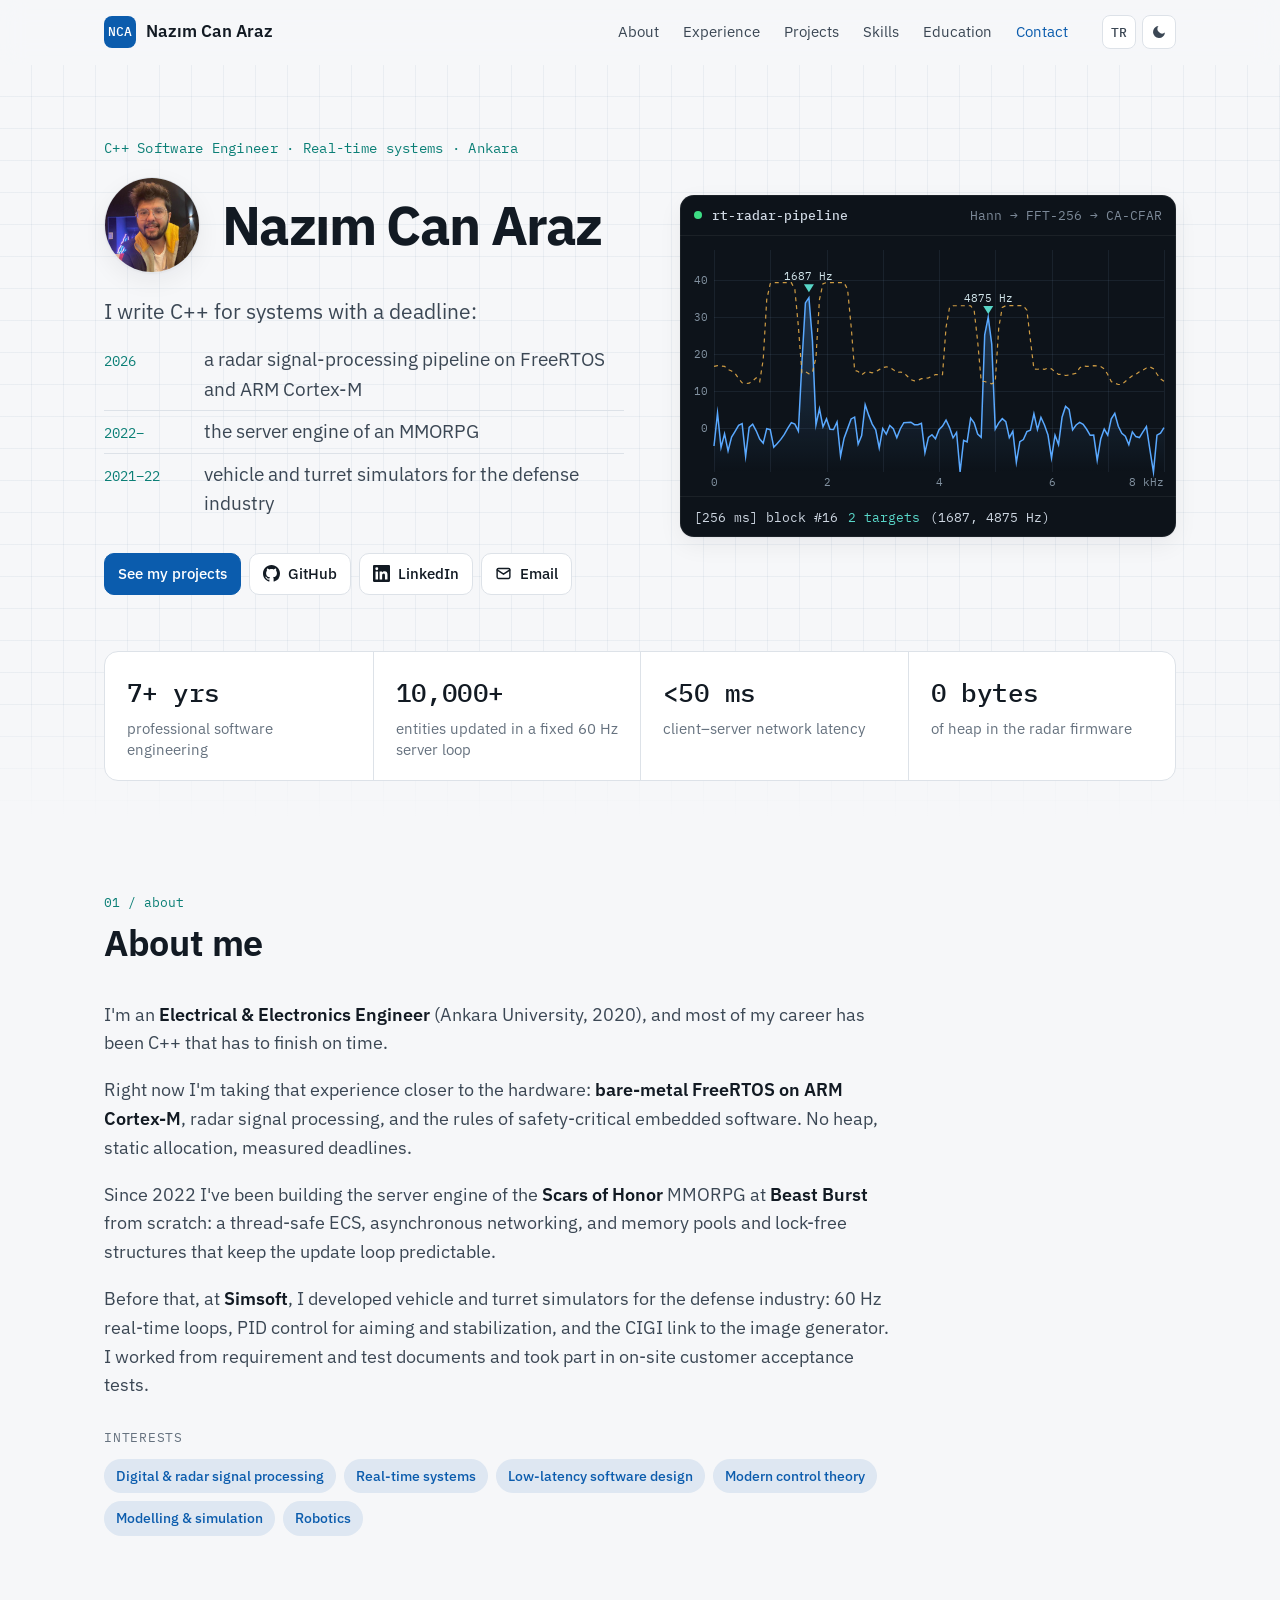
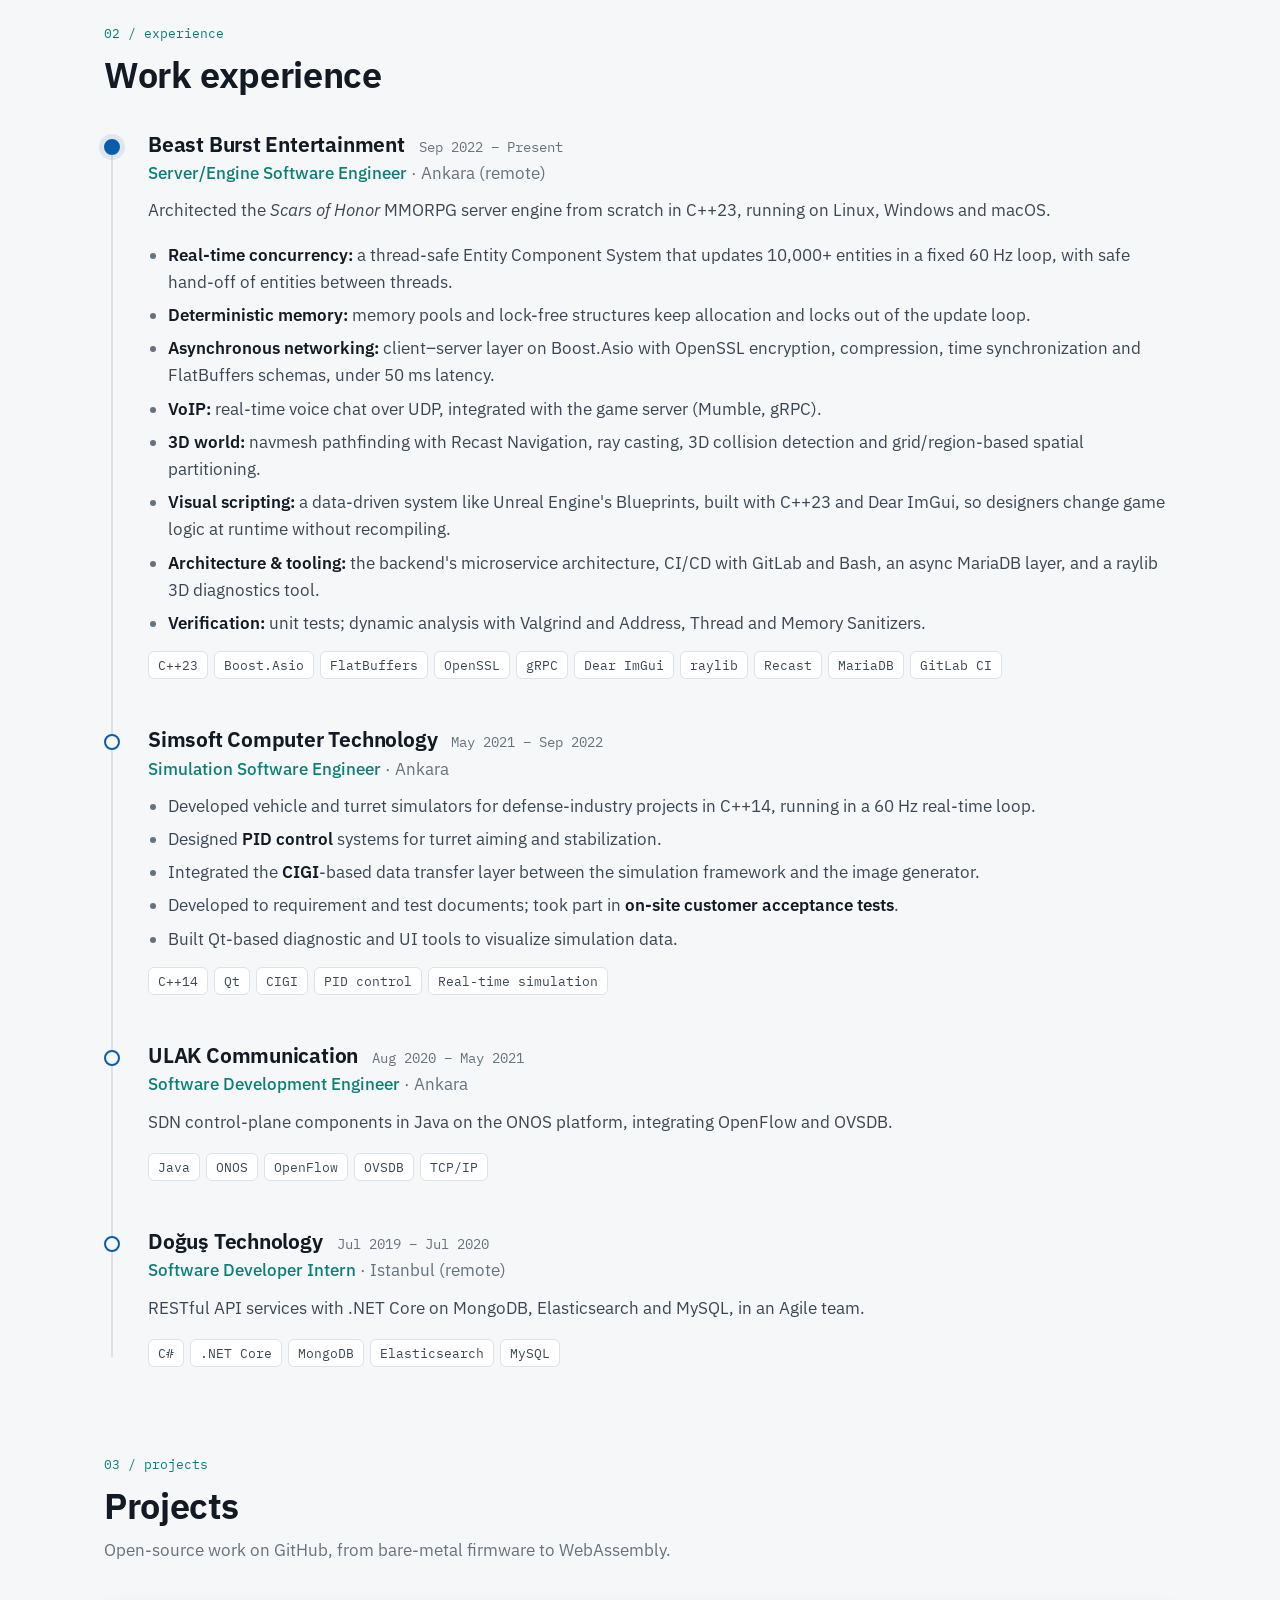
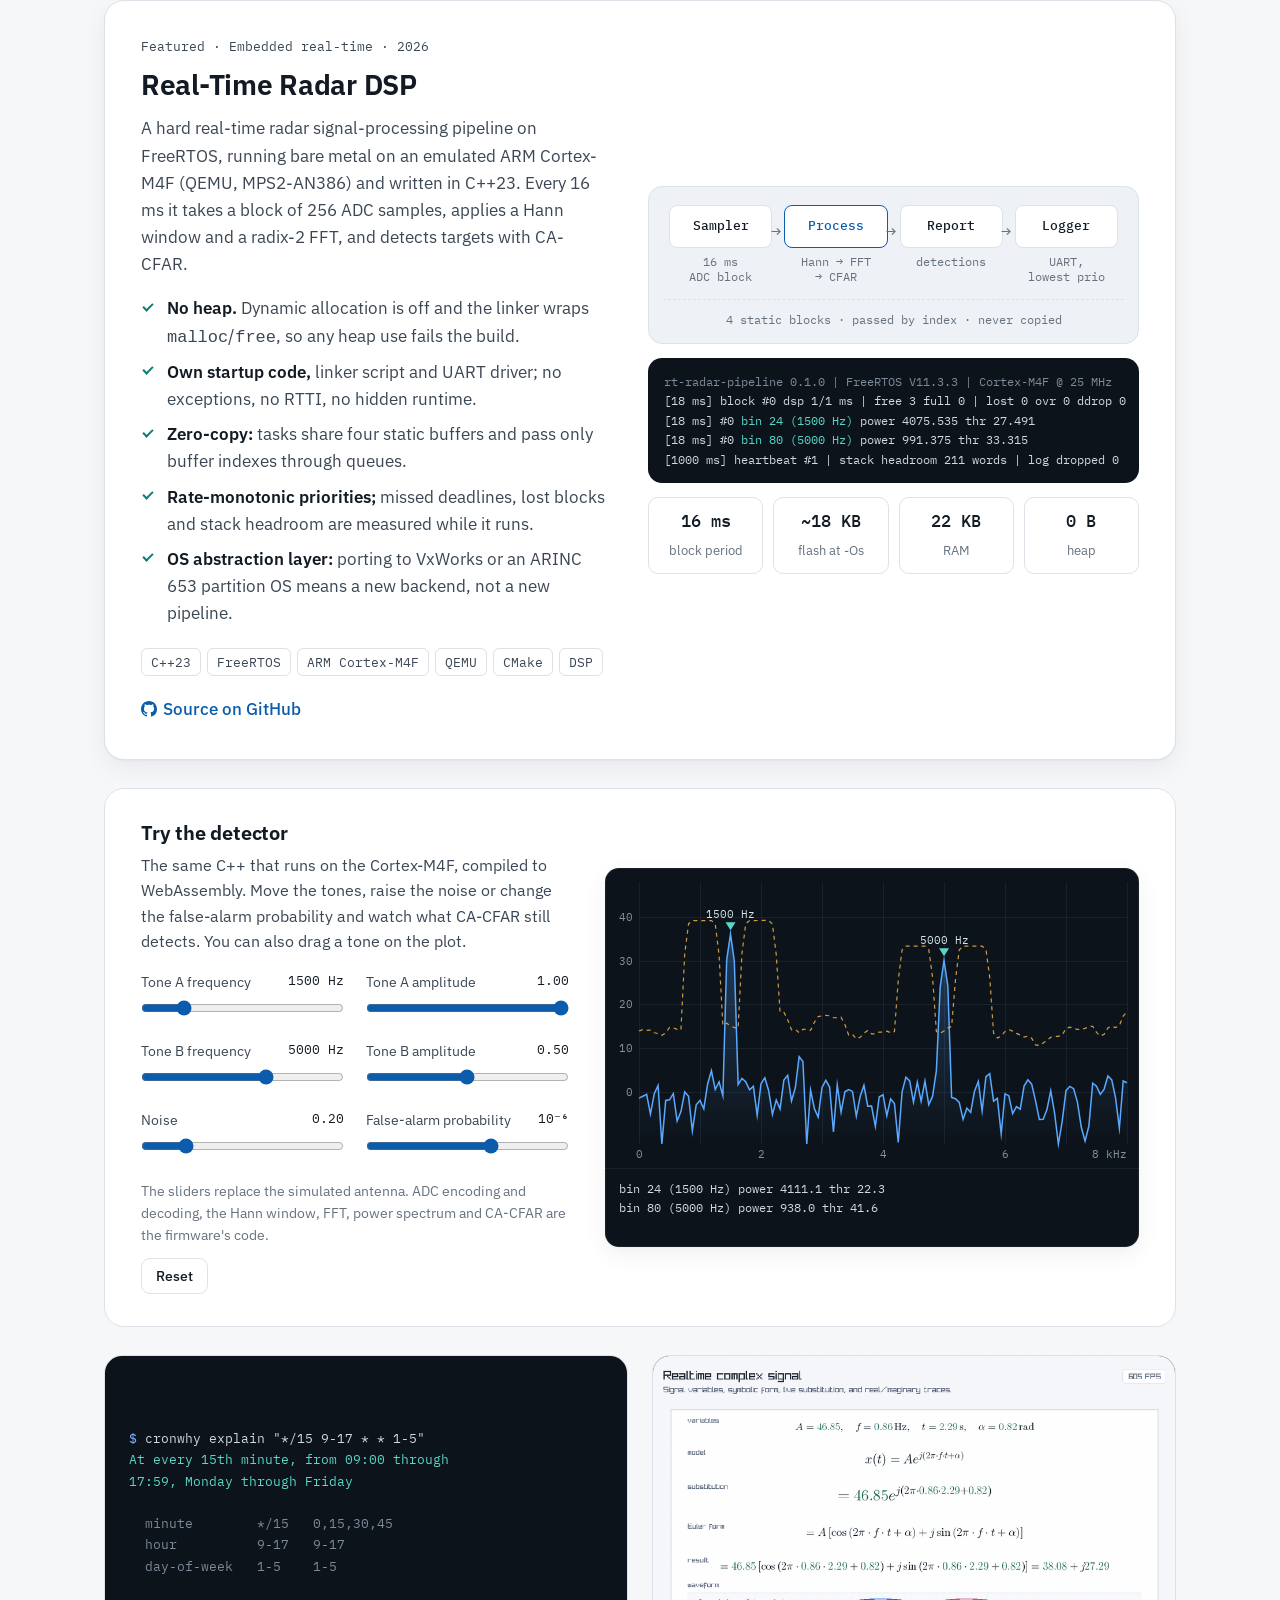
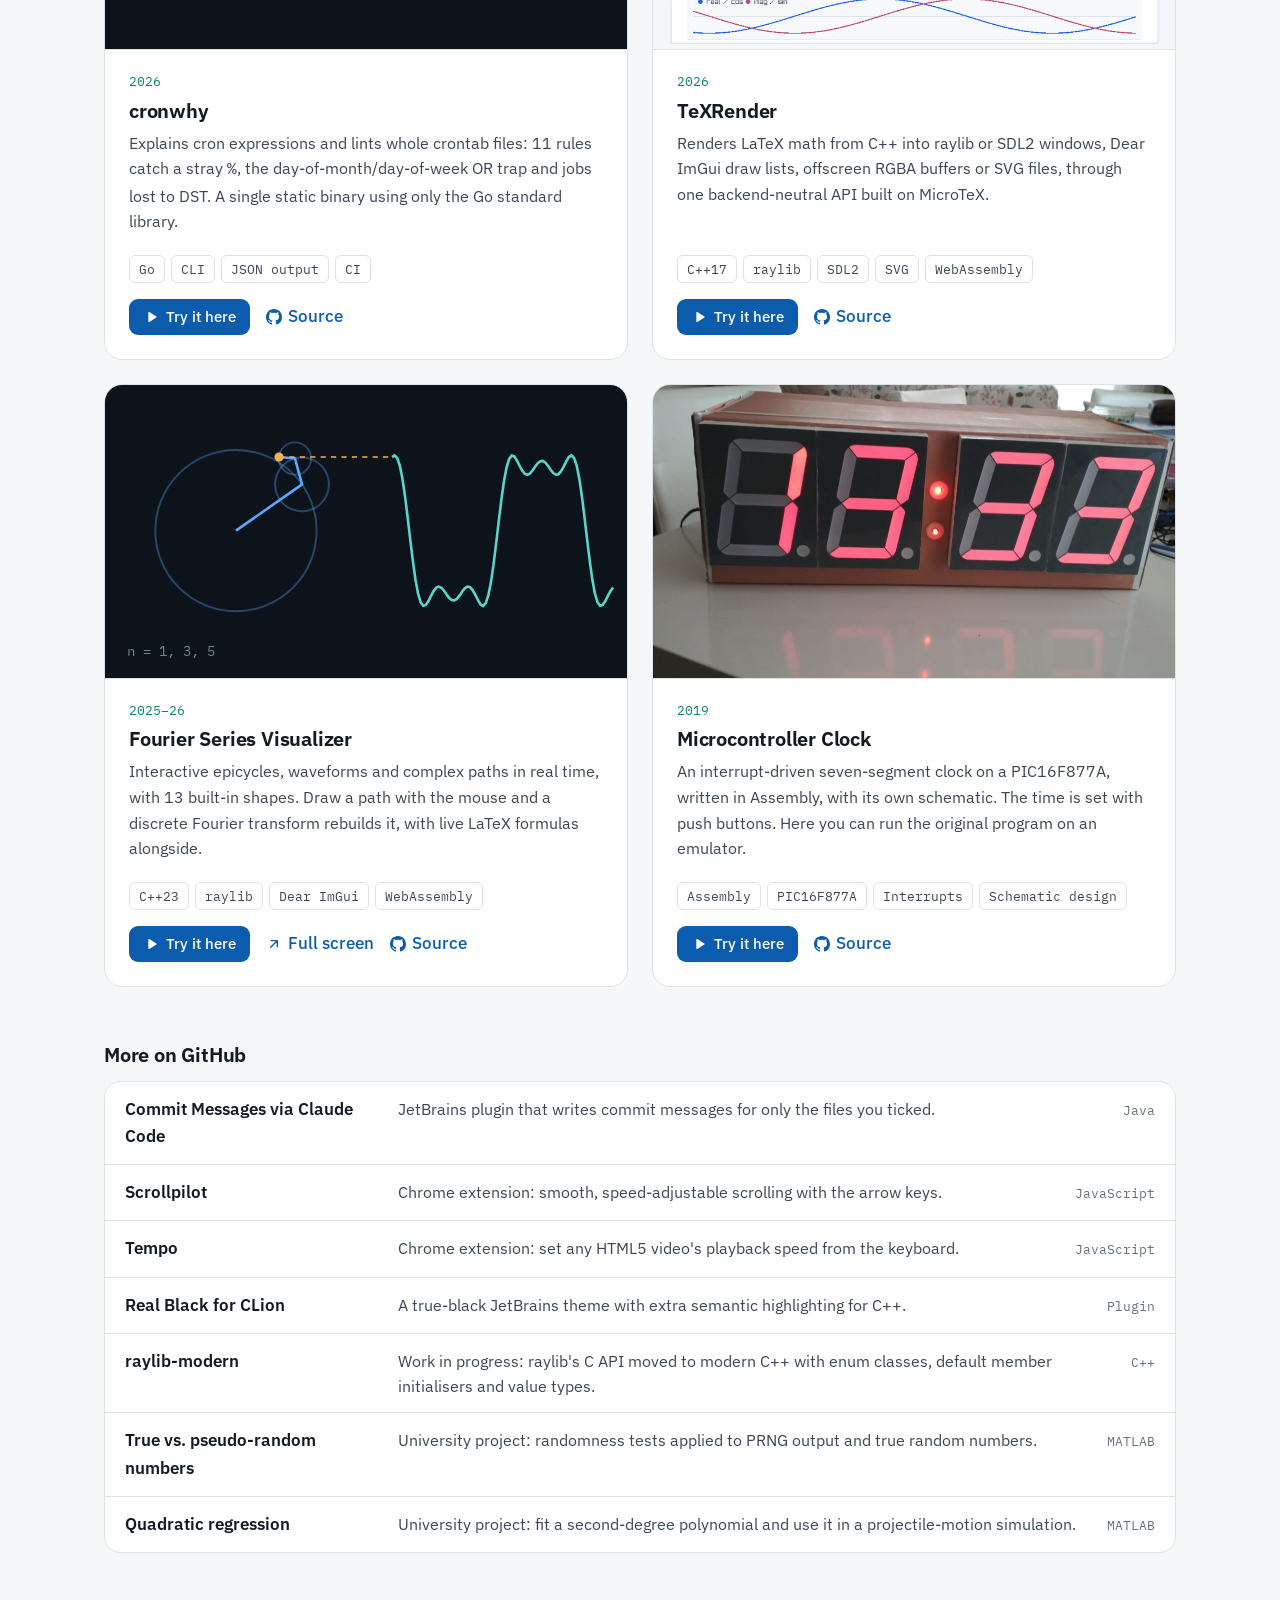
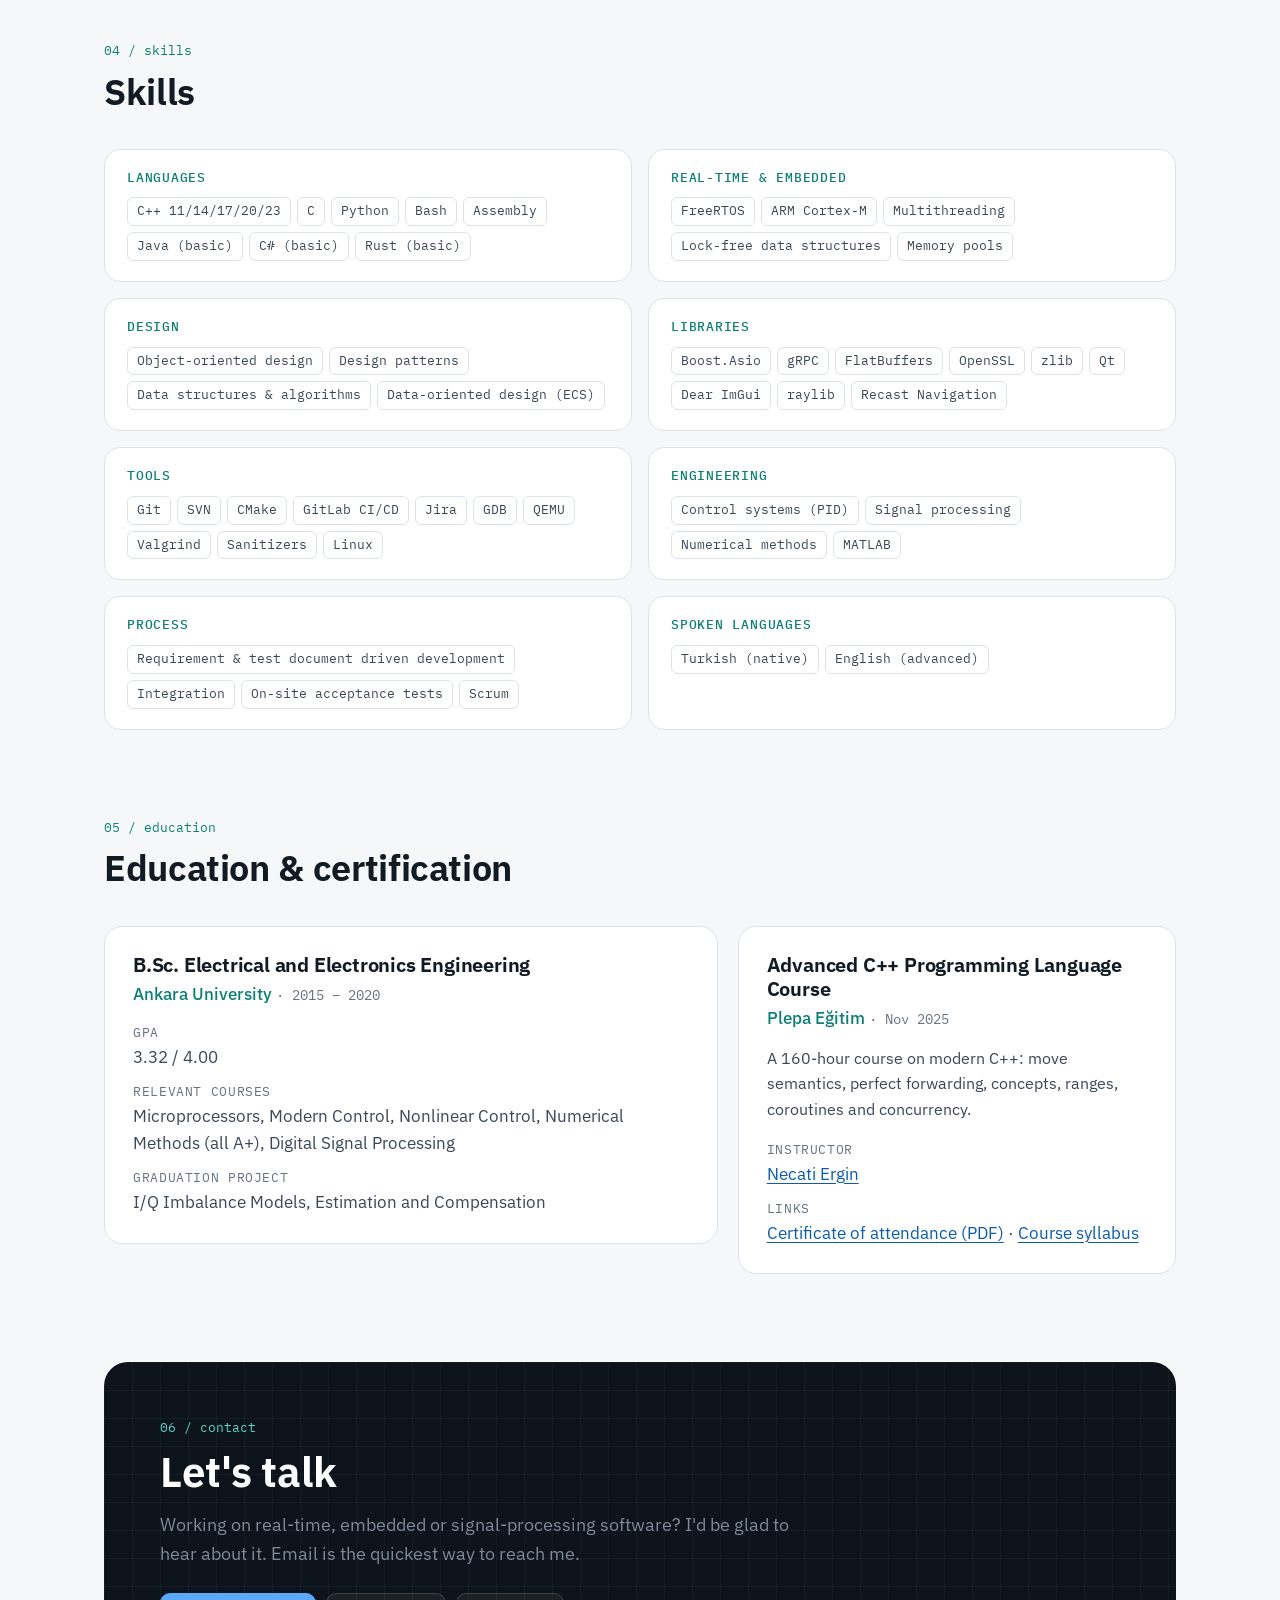
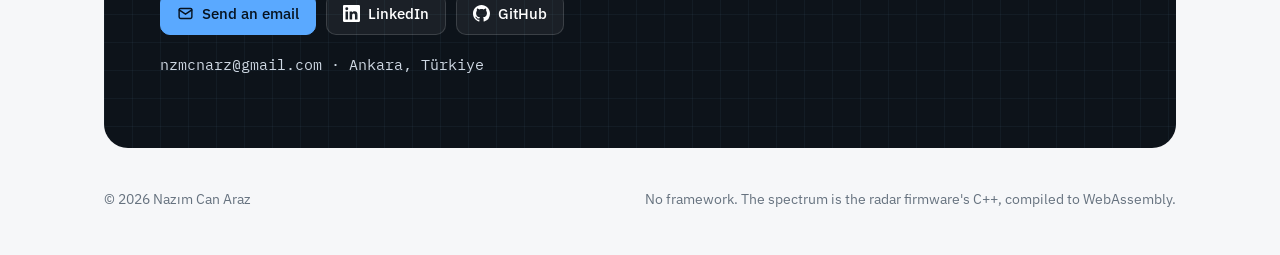
<file: index.html>
<!doctype html>
<html lang="en">
<head>
  <meta charset="utf-8">
  <meta name="viewport" content="width=device-width, initial-scale=1">
  <title>Nazım Can Araz · C++ Software Engineer</title>
  <meta name="description" content="Nazım Can Araz is a C++ software engineer in Ankara building real-time systems: a FreeRTOS radar DSP pipeline on ARM Cortex-M, an MMORPG server engine, and defense-industry simulators.">
  <meta name="author" content="Nazım Can Araz">
  <link rel="canonical" href="https://nazimaraz.github.io/">
  <link rel="alternate" hreflang="en" href="https://nazimaraz.github.io/">
  <link rel="alternate" hreflang="tr" href="https://nazimaraz.github.io/tr/">
  <link rel="alternate" hreflang="x-default" href="https://nazimaraz.github.io/">

  <meta property="og:type" content="profile">
  <meta property="og:url" content="https://nazimaraz.github.io/">
  <meta property="og:title" content="Nazım Can Araz · C++ Software Engineer">
  <meta property="og:description" content="Real-time C++ systems: a FreeRTOS radar DSP pipeline on ARM Cortex-M, an MMORPG server engine, and defense-industry simulators.">
  <meta property="og:image" content="https://nazimaraz.github.io/assets/img/og.png">
  <meta property="og:image:width" content="1200">
  <meta property="og:image:height" content="630">
  <meta property="og:locale" content="en_US">
  <meta property="og:locale:alternate" content="tr_TR">
  <meta name="twitter:card" content="summary_large_image">

  <link rel="icon" href="/favicon.svg" type="image/svg+xml">
  <meta name="theme-color" content="#0a0e13" media="(prefers-color-scheme: dark)">
  <meta name="theme-color" content="#f6f7f9" media="(prefers-color-scheme: light)">

  <script>
    try { var t = localStorage.getItem("theme"); if (t === "dark" || t === "light") document.documentElement.dataset.theme = t; } catch (e) {}
  </script>
  <link rel="preconnect" href="https://fonts.googleapis.com">
  <link rel="preconnect" href="https://fonts.gstatic.com" crossorigin>
  <link rel="stylesheet" href="https://fonts.googleapis.com/css2?family=IBM+Plex+Mono:wght@400;500&family=IBM+Plex+Sans:wght@400;500;600;700&display=swap">
  <link rel="stylesheet" href="/assets/css/style.css">
  <script type="module" src="/assets/js/main.js"></script>

  <script type="application/ld+json">
  {
    "@context": "https://schema.org",
    "@type": "Person",
    "name": "Nazım Can Araz",
    "url": "https://nazimaraz.github.io/",
    "image": "https://nazimaraz.github.io/assets/img/avatar.jpg",
    "jobTitle": "C++ Software Engineer",
    "address": { "@type": "PostalAddress", "addressLocality": "Ankara", "addressCountry": "TR" },
    "alumniOf": { "@type": "CollegeOrUniversity", "name": "Ankara University" },
    "knowsAbout": ["C++", "Real-time systems", "FreeRTOS", "ARM Cortex-M", "Digital signal processing", "Network programming"],
    "sameAs": ["https://github.com/nazimaraz", "https://www.linkedin.com/in/nazimcanaraz/"]
  }
  </script>
</head>
<body>
  <svg width="0" height="0" style="position:absolute" aria-hidden="true">
    <symbol id="i-github" viewBox="0 0 16 16"><path fill="currentColor" d="M8 0C3.58 0 0 3.58 0 8c0 3.54 2.29 6.53 5.47 7.59.4.07.55-.17.55-.38 0-.19-.01-.82-.01-1.49-2.01.37-2.53-.49-2.69-.94-.09-.23-.48-.94-.82-1.13-.28-.15-.68-.52-.01-.53.63-.01 1.08.58 1.23.82.72 1.21 1.87.87 2.33.66.07-.52.28-.87.51-1.07-1.78-.2-3.64-.89-3.64-3.95 0-.87.31-1.59.82-2.15-.08-.2-.36-1.02.08-2.12 0 0 .67-.21 2.2.82.64-.18 1.32-.27 2-.27.68 0 1.36.09 2 .27 1.53-1.04 2.2-.82 2.2-.82.44 1.1.16 1.92.08 2.12.51.56.82 1.27.82 2.15 0 3.07-1.87 3.75-3.65 3.95.29.25.54.73.54 1.48 0 1.07-.01 1.93-.01 2.2 0 .21.15.46.55.38A8.01 8.01 0 0 0 16 8c0-4.42-3.58-8-8-8Z"/></symbol>
    <symbol id="i-linkedin" viewBox="0 0 24 24"><path fill="currentColor" d="M20.45 20.45h-3.56v-5.57c0-1.33-.02-3.04-1.85-3.04-1.85 0-2.14 1.45-2.14 2.94v5.67H9.35V9h3.41v1.56h.05c.48-.9 1.64-1.85 3.37-1.85 3.6 0 4.27 2.37 4.27 5.46v6.28ZM5.34 7.43a2.06 2.06 0 1 1 0-4.13 2.06 2.06 0 0 1 0 4.13ZM7.12 20.45H3.56V9h3.56v11.45ZM22.22 0H1.77C.79 0 0 .77 0 1.73v20.54C0 23.23.79 24 1.77 24h20.45c.98 0 1.78-.77 1.78-1.73V1.73C24 .77 23.2 0 22.22 0Z"/></symbol>
    <symbol id="i-mail" viewBox="0 0 24 24"><g fill="none" stroke="currentColor" stroke-width="2" stroke-linecap="round" stroke-linejoin="round"><rect x="3" y="5" width="18" height="14" rx="2"/><path d="m3 7 9 6 9-6"/></g></symbol>
    <symbol id="i-arrow" viewBox="0 0 24 24"><path fill="none" stroke="currentColor" stroke-width="2" stroke-linecap="round" stroke-linejoin="round" d="M7 17 17 7M8 7h9v9"/></symbol>
    <symbol id="i-play" viewBox="0 0 24 24"><path fill="currentColor" d="M8 5.5v13a1 1 0 0 0 1.5.86l10.5-6.5a1 1 0 0 0 0-1.72L9.5 4.64A1 1 0 0 0 8 5.5Z"/></symbol>
  </svg>

  <a class="skip" href="#main">Skip to content</a>

  <header class="topbar">
    <div class="wrap topbar-inner">
      <a class="brand" href="#top" aria-label="Nazım Can Araz, back to top">
        <span class="brand-mark" aria-hidden="true">NCA</span>
        <span class="brand-name">Nazım Can Araz</span>
      </a>
      <nav class="nav" aria-label="Sections">
        <a href="#about">About</a>
        <a href="#experience">Experience</a>
        <a href="#projects">Projects</a>
        <a href="#skills">Skills</a>
        <a href="#education">Education</a>
        <a href="#contact">Contact</a>
      </nav>
      <div class="tools">
        <a class="lang" href="/tr/" hreflang="tr" lang="tr" title="Türkçe">TR</a>
        <button class="theme-toggle" type="button" aria-label="Dark mode" title="Toggle dark mode">
          <svg class="moon" viewBox="0 0 24 24" aria-hidden="true"><path fill="currentColor" d="M21 12.8A9 9 0 1 1 11.2 3a7 7 0 0 0 9.8 9.8Z"/></svg>
          <svg class="sun" viewBox="0 0 24 24" aria-hidden="true"><g fill="none" stroke="currentColor" stroke-width="2" stroke-linecap="round"><circle cx="12" cy="12" r="4"/><path d="M12 2v2M12 20v2M4.9 4.9l1.4 1.4M17.7 17.7l1.4 1.4M2 12h2M20 12h2M4.9 19.1l1.4-1.4M17.7 6.3l1.4-1.4"/></g></svg>
        </button>
      </div>
    </div>
  </header>

  <main id="main">
    <!-- ================================================================ hero -->
    <section class="hero" id="top">
      <div class="wrap hero-grid">
        <div class="hero-text">
          <p class="eyebrow mono">C++ Software Engineer · Real-time systems · Ankara</p>
          <div class="hero-name">
            <img class="portrait" src="/assets/img/avatar.jpg" width="96" height="96" alt="Portrait of Nazım Can Araz">
            <h1>Nazım Can Araz</h1>
          </div>
          <p class="lede">I write C++ for systems with a deadline:</p>
          <ul class="lede-list">
            <li><span class="yr">2026</span>a radar signal-processing pipeline on FreeRTOS and ARM Cortex-M</li>
            <li><span class="yr">2022–</span>the server engine of an MMORPG</li>
            <li><span class="yr">2021–22</span>vehicle and turret simulators for the defense industry</li>
          </ul>
          <div class="cta">
            <a class="btn primary" href="#projects">See my projects</a>
            <a class="btn" href="https://github.com/nazimaraz"><svg aria-hidden="true"><use href="#i-github"/></svg>GitHub</a>
            <a class="btn" href="https://www.linkedin.com/in/nazimcanaraz/"><svg aria-hidden="true"><use href="#i-linkedin"/></svg>LinkedIn</a>
            <a class="btn" href="mailto:nzmcnarz@gmail.com"><svg aria-hidden="true"><use href="#i-mail"/></svg>Email</a>
          </div>
        </div>

        <figure class="scope" aria-label="Live spectrum: the rt-radar-pipeline firmware DSP code, compiled to WebAssembly, running on simulated ADC data at a quarter of real time">
          <div class="scope-head">
            <span class="live-dot" aria-hidden="true"></span>
            <b>rt-radar-pipeline</b>
            <span class="chain">Hann → FFT-256 → CA-CFAR</span>
          </div>
          <canvas id="spectrum" role="img" aria-label="Power spectrum with a dashed CFAR threshold; detected tones are marked with their frequency"></canvas>
          <figcaption class="scope-foot" id="scope-log" aria-live="off">block #0</figcaption>
        </figure>
      </div>

      <div class="wrap">
        <ul class="stats">
          <li><strong>7+ yrs</strong><span>professional software engineering</span></li>
          <li><strong>10,000+</strong><span>entities updated in a fixed 60 Hz server loop</span></li>
          <li><strong>&lt;50 ms</strong><span>client–server network latency</span></li>
          <li><strong>0 bytes</strong><span>of heap in the radar firmware</span></li>
        </ul>
      </div>
    </section>

    <!-- =============================================================== about -->
    <section class="section" id="about" aria-labelledby="about-title">
      <div class="wrap">
        <div class="section-head">
          <span class="num">01 / about</span>
          <h2 id="about-title">About me</h2>
        </div>
        <div>
          <div class="about-text">
            <p>I'm an <strong>Electrical &amp; Electronics Engineer</strong> (Ankara University, 2020), and most of my career has been C++ that has to finish on time.</p>
            <p>Right now I'm taking that experience closer to the hardware: <strong>bare-metal FreeRTOS on ARM Cortex-M</strong>, radar signal processing, and the rules of safety-critical embedded software. No heap, static allocation, measured deadlines.</p>
            <p>Since 2022 I've been building the server engine of the <strong>Scars of Honor</strong> MMORPG at <strong>Beast Burst</strong> from scratch: a thread-safe ECS, asynchronous networking, and memory pools and lock-free structures that keep the update loop predictable.</p>
            <p>Before that, at <strong>Simsoft</strong>, I developed vehicle and turret simulators for the defense industry: 60 Hz real-time loops, PID control for aiming and stabilization, and the CIGI link to the image generator. I worked from requirement and test documents and took part in on-site customer acceptance tests.</p>
            <p class="subhead">Interests</p>
            <ul class="chips">
              <li>Digital &amp; radar signal processing</li>
              <li>Real-time systems</li>
              <li>Low-latency software design</li>
              <li>Modern control theory</li>
              <li>Modelling &amp; simulation</li>
              <li>Robotics</li>
            </ul>
          </div>
        </div>
      </div>
    </section>

    <!-- ========================================================== experience -->
    <section class="section" id="experience" aria-labelledby="experience-title">
      <div class="wrap">
        <div class="section-head">
          <span class="num">02 / experience</span>
          <h2 id="experience-title">Work experience</h2>
        </div>

        <ol class="timeline">
          <li class="job current">
            <div class="job-head">
              <h3>Beast Burst Entertainment</h3>
              <span class="when">Sep 2022 – Present</span>
            </div>
            <p class="role">Server/Engine Software Engineer <span class="where">· Ankara (remote)</span></p>
            <p>Architected the <em>Scars of Honor</em> MMORPG server engine from scratch in C++23, running on Linux, Windows and macOS.</p>
            <ul class="points">
              <li><strong>Real-time concurrency:</strong> a thread-safe Entity Component System that updates 10,000+ entities in a fixed 60 Hz loop, with safe hand-off of entities between threads.</li>
              <li><strong>Deterministic memory:</strong> memory pools and lock-free structures keep allocation and locks out of the update loop.</li>
              <li><strong>Asynchronous networking:</strong> client–server layer on Boost.Asio with OpenSSL encryption, compression, time synchronization and FlatBuffers schemas, under 50 ms latency.</li>
              <li><strong>VoIP:</strong> real-time voice chat over UDP, integrated with the game server (Mumble, gRPC).</li>
              <li><strong>3D world:</strong> navmesh pathfinding with Recast Navigation, ray casting, 3D collision detection and grid/region-based spatial partitioning.</li>
              <li><strong>Visual scripting:</strong> a data-driven system like Unreal Engine's Blueprints, built with C++23 and Dear ImGui, so designers change game logic at runtime without recompiling.</li>
              <li><strong>Architecture &amp; tooling:</strong> the backend's microservice architecture, CI/CD with GitLab and Bash, an async MariaDB layer, and a raylib 3D diagnostics tool.</li>
              <li><strong>Verification:</strong> unit tests; dynamic analysis with Valgrind and Address, Thread and Memory Sanitizers.</li>
            </ul>
            <ul class="tags" aria-label="Technologies">
              <li>C++23</li><li>Boost.Asio</li><li>FlatBuffers</li><li>OpenSSL</li><li>gRPC</li><li>Dear ImGui</li><li>raylib</li><li>Recast</li><li>MariaDB</li><li>GitLab CI</li>
            </ul>
          </li>

          <li class="job">
            <div class="job-head">
              <h3>Simsoft Computer Technology</h3>
              <span class="when">May 2021 – Sep 2022</span>
            </div>
            <p class="role">Simulation Software Engineer <span class="where">· Ankara</span></p>
            <ul class="points">
              <li>Developed vehicle and turret simulators for defense-industry projects in C++14, running in a 60 Hz real-time loop.</li>
              <li>Designed <strong>PID control</strong> systems for turret aiming and stabilization.</li>
              <li>Integrated the <strong>CIGI</strong>-based data transfer layer between the simulation framework and the image generator.</li>
              <li>Developed to requirement and test documents; took part in <strong>on-site customer acceptance tests</strong>.</li>
              <li>Built Qt-based diagnostic and UI tools to visualize simulation data.</li>
            </ul>
            <ul class="tags" aria-label="Technologies">
              <li>C++14</li><li>Qt</li><li>CIGI</li><li>PID control</li><li>Real-time simulation</li>
            </ul>
          </li>

          <li class="job">
            <div class="job-head">
              <h3>ULAK Communication</h3>
              <span class="when">Aug 2020 – May 2021</span>
            </div>
            <p class="role">Software Development Engineer <span class="where">· Ankara</span></p>
            <p>SDN control-plane components in Java on the ONOS platform, integrating OpenFlow and OVSDB.</p>
            <ul class="tags" aria-label="Technologies">
              <li>Java</li><li>ONOS</li><li>OpenFlow</li><li>OVSDB</li><li>TCP/IP</li>
            </ul>
          </li>

          <li class="job">
            <div class="job-head">
              <h3>Doğuş Technology</h3>
              <span class="when">Jul 2019 – Jul 2020</span>
            </div>
            <p class="role">Software Developer Intern <span class="where">· Istanbul (remote)</span></p>
            <p>RESTful API services with .NET Core on MongoDB, Elasticsearch and MySQL, in an Agile team.</p>
            <ul class="tags" aria-label="Technologies">
              <li>C#</li><li>.NET Core</li><li>MongoDB</li><li>Elasticsearch</li><li>MySQL</li>
            </ul>
          </li>
        </ol>
      </div>
    </section>

    <!-- ============================================================ projects -->
    <section class="section" id="projects" aria-labelledby="projects-title">
      <div class="wrap">
        <div class="section-head">
          <span class="num">03 / projects</span>
          <h2 id="projects-title">Projects</h2>
          <p>Open-source work on GitHub, from bare-metal firmware to WebAssembly.</p>
        </div>

        <article class="featured">
          <div>
            <p class="kicker">Featured · Embedded real-time · 2026</p>
            <h3>Real-Time Radar DSP</h3>
            <p>A hard real-time radar signal-processing pipeline on FreeRTOS, running bare metal on an emulated ARM Cortex-M4F (QEMU, MPS2-AN386) and written in C++23. Every 16 ms it takes a block of 256 ADC samples, applies a Hann window and a radix-2 FFT, and detects targets with CA-CFAR.</p>
            <ul class="checks">
              <li><strong>No heap.</strong> Dynamic allocation is off and the linker wraps <code>malloc</code>/<code>free</code>, so any heap use fails the build.</li>
              <li><strong>Own startup code,</strong> linker script and UART driver; no exceptions, no RTTI, no hidden runtime.</li>
              <li><strong>Zero-copy:</strong> tasks share four static buffers and pass only buffer indexes through queues.</li>
              <li><strong>Rate-monotonic priorities;</strong> missed deadlines, lost blocks and stack headroom are measured while it runs.</li>
              <li><strong>OS abstraction layer:</strong> porting to VxWorks or an ARINC 653 partition OS means a new backend, not a new pipeline.</li>
            </ul>
            <ul class="tags" aria-label="Technologies">
              <li>C++23</li><li>FreeRTOS</li><li>ARM Cortex-M4F</li><li>QEMU</li><li>CMake</li><li>DSP</li>
            </ul>
            <div class="project-links">
              <a href="https://github.com/nazimaraz/rt-radar-pipeline"><svg aria-hidden="true"><use href="#i-github"/></svg>Source on GitHub</a>
            </div>
          </div>

          <div class="featured-visual">
            <div class="pipeline" aria-label="Pipeline: Sampler every 16 ms, then Processing (Hann, FFT, CFAR), then Reporter, then Logger over UART">
              <div class="stage"><span class="box">Sampler</span><small>16 ms<br>ADC block</small></div>
              <div class="stage dsp"><span class="box">Process</span><small>Hann → FFT<br>→ CFAR</small></div>
              <div class="stage"><span class="box">Report</span><small>detections</small></div>
              <div class="stage"><span class="box">Logger</span><small>UART,<br>lowest prio</small></div>
              <div class="pool">4 static blocks · passed by index · never copied</div>
            </div>
<pre class="term" aria-label="Firmware console output"><span class="dim">rt-radar-pipeline 0.1.0 | FreeRTOS V11.3.3 | Cortex-M4F @ 25 MHz</span>
[18 ms] block #0 dsp 1/1 ms | free 3 full 0 | lost 0 ovr 0 ddrop 0
[18 ms] #0 <span class="hi">bin 24 (1500 Hz)</span> power 4075.535 thr 27.491
[18 ms] #0 <span class="hi">bin 80 (5000 Hz)</span> power 991.375 thr 33.315
[1000 ms] heartbeat #1 | stack headroom 211 words | log dropped 0</pre>
            <ul class="metrics">
              <li><b>16 ms</b><span>block period</span></li>
              <li><b>~18 KB</b><span>flash at -Os</span></li>
              <li><b>22 KB</b><span>RAM</span></li>
              <li><b>0 B</b><span>heap</span></li>
            </ul>
          </div>
        </article>

        <section class="lab" id="radar-lab" aria-labelledby="lab-title">
          <div class="lab-text">
            <h3 id="lab-title">Try the detector</h3>
            <p>The same C++ that runs on the Cortex-M4F, compiled to WebAssembly. Move the tones, raise the noise or change the false-alarm probability and watch what CA-CFAR still detects. You can also drag a tone on the plot.</p>
            <div class="lab-controls">
              <label><span>Tone A frequency <output></output></span><input type="range" name="hzA" min="0" max="8000" step="10" value="1500"></label>
              <label><span>Tone A amplitude <output></output></span><input type="range" name="ampA" min="0" max="1" step="0.01" value="1"></label>
              <label><span>Tone B frequency <output></output></span><input type="range" name="hzB" min="0" max="8000" step="10" value="5000"></label>
              <label><span>Tone B amplitude <output></output></span><input type="range" name="ampB" min="0" max="1" step="0.01" value="0.5"></label>
              <label><span>Noise <output></output></span><input type="range" name="noise" min="0" max="1" step="0.01" value="0.2"></label>
              <label><span>False-alarm probability <output></output></span><input type="range" name="pfa" min="1" max="9" step="1" value="6"></label>
            </div>
            <p class="lab-caveat">The sliders replace the simulated antenna. ADC encoding and decoding, the Hann window, FFT, power spectrum and CA-CFAR are the firmware's code.</p>
            <button class="lab-reset" type="button">Reset</button>
          </div>
          <div class="scope">
            <canvas class="lab-canvas" role="img" aria-label="Power spectrum with the CFAR threshold as a dashed line and detections marked"></canvas>
            <pre class="lab-log"></pre>
          </div>
        </section>

        <div class="cards">
          <article class="card">
            <div class="card-media">
<pre class="term" aria-label="cronwhy example output"><span class="prompt">$</span> cronwhy explain "*/15 9-17 * * 1-5"
<span class="hi">At every 15th minute, from 09:00 through
17:59, Monday through Friday</span>

<span class="dim">  minute        */15   0,15,30,45
  hour          9-17   9-17
  day-of-week   1-5    1-5</span></pre>
            </div>
            <div class="card-body">
              <p class="kicker">2026</p>
              <h3>cronwhy</h3>
              <p>Explains cron expressions and lints whole crontab files: 11 rules catch a stray <code>%</code>, the day-of-month/day-of-week OR trap and jobs lost to DST. A single static binary using only the Go standard library.</p>
              <ul class="tags" aria-label="Technologies"><li>Go</li><li>CLI</li><li>JSON output</li><li>CI</li></ul>
              <div class="project-links">
                <button type="button" class="try" data-demo="cronwhy" hidden><svg aria-hidden="true"><use href="#i-play"/></svg>Try it here</button>
                <a href="https://github.com/nazimaraz/cronwhy"><svg aria-hidden="true"><use href="#i-github"/></svg>Source</a>
              </div>
            </div>
          </article>

          <article class="card">
            <div class="card-media">
              <img src="/assets/img/texrender.gif" width="920" height="507" loading="lazy" alt="TeXRender demo: a complex signal's formula, substituted values and real/imaginary waveforms updating in real time">
            </div>
            <div class="card-body">
              <p class="kicker">2026</p>
              <h3>TeXRender</h3>
              <p>Renders LaTeX math from C++ into raylib or SDL2 windows, Dear ImGui draw lists, offscreen RGBA buffers or SVG files, through one backend-neutral API built on MicroTeX.</p>
              <ul class="tags" aria-label="Technologies"><li>C++17</li><li>raylib</li><li>SDL2</li><li>SVG</li><li>WebAssembly</li></ul>
              <div class="project-links">
                <button type="button" class="try" data-demo="texrender" hidden><svg aria-hidden="true"><use href="#i-play"/></svg>Try it here</button>
                <a href="https://github.com/nazimaraz/TeXRender"><svg aria-hidden="true"><use href="#i-github"/></svg>Source</a>
              </div>
            </div>
          </article>

          <article class="card">
            <div class="card-media">
              <svg viewBox="0 0 400 225" role="img" aria-label="Three epicycles drawing a square wave">
                <g fill="none" stroke-width="1.5">
                  <circle cx="100" cy="112" r="62" stroke="rgba(90,169,255,.35)"/>
                  <circle cx="150.8" cy="76.4" r="20.7" stroke="rgba(90,169,255,.35)"/>
                  <circle cx="145.4" cy="56.5" r="12.4" stroke="rgba(90,169,255,.35)"/>
                  <path d="M100 112 L150.8 76.4 L145.4 56.5 L133.1 55.4" stroke="#5aa9ff" stroke-width="2"/>
                  <path d="M133.1 55.4 H220" stroke="#f0b44c" stroke-dasharray="4 4" stroke-width="1.2"/>
                  <path stroke="#58d6c8" stroke-width="2" d="M220,55.4 L222,54.1 L224,56.1 L226,62 L228,71.9 L230,85.5 L232,101.6 L234,118.7 L236,135.1 L238,149.4 L240,160.2 L242,167 L244,169.7 L246,169.1 L248,166.1 L250,162.1 L252,158.4 L254,155.8 L256,155 L258,155.9 L260,158.2 L262,161.1 L264,163.8 L266,165.4 L268,165.6 L270,164.3 L272,161.8 L274,158.8 L276,156.3 L278,155 L280,155.4 L282,157.7 L284,161.2 L286,165.3 L288,168.6 L290,169.9 L292,167.9 L294,162 L296,152.1 L298,138.5 L300,122.4 L302,105.3 L304,88.9 L306,74.6 L308,63.8 L310,57 L312,54.3 L314,54.9 L316,57.9 L318,61.9 L320,65.6 L322,68.2 L324,69 L326,68.1 L328,65.8 L330,62.9 L332,60.2 L334,58.6 L336,58.4 L338,59.7 L340,62.2 L342,65.2 L344,67.7 L346,69 L348,68.6 L350,66.3 L352,62.8 L354,58.7 L356,55.4 L358,54.1 L360,56.1 L362,62 L364,71.9 L366,85.5 L368,101.6 L370,118.7 L372,135.1 L374,149.4 L376,160.2 L378,167 L380,169.7 L382,169.1 L384,166.1 L386,162.1 L388,158.4 L390,155.8"/>
                </g>
                <circle cx="133.1" cy="55.4" r="3.5" fill="#f0b44c"/>
                <text x="16" y="208" fill="rgba(160,180,200,.7)" font-family="IBM Plex Mono, monospace" font-size="11">n = 1, 3, 5</text>
              </svg>
            </div>
            <div class="card-body">
              <p class="kicker">2025–26</p>
              <h3>Fourier Series Visualizer</h3>
              <p>Interactive epicycles, waveforms and complex paths in real time, with 13 built-in shapes. Draw a path with the mouse and a discrete Fourier transform rebuilds it, with live LaTeX formulas alongside.</p>
              <ul class="tags" aria-label="Technologies"><li>C++23</li><li>raylib</li><li>Dear ImGui</li><li>WebAssembly</li></ul>
              <div class="project-links">
                <button type="button" class="try" data-demo="fourier" hidden><svg aria-hidden="true"><use href="#i-play"/></svg>Try it here</button>
                <a href="https://nazimaraz.github.io/Fourier-Series/"><svg aria-hidden="true"><use href="#i-arrow"/></svg>Full screen</a>
                <a href="https://github.com/nazimaraz/Fourier-Series"><svg aria-hidden="true"><use href="#i-github"/></svg>Source</a>
              </div>
            </div>
          </article>

          <article class="card">
            <div class="card-media">
              <img src="/assets/img/clock.jpg" width="1000" height="622" loading="lazy" alt="A four-digit seven-segment LED clock built on a PIC16F877A microcontroller">
            </div>
            <div class="card-body">
              <p class="kicker">2019</p>
              <h3>Microcontroller Clock</h3>
              <p>An interrupt-driven seven-segment clock on a PIC16F877A, written in Assembly, with its own schematic. The time is set with push buttons. Here you can run the original program on an emulator.</p>
              <ul class="tags" aria-label="Technologies"><li>Assembly</li><li>PIC16F877A</li><li>Interrupts</li><li>Schematic design</li></ul>
              <div class="project-links">
                <button type="button" class="try" data-demo="clock" hidden><svg aria-hidden="true"><use href="#i-play"/></svg>Try it here</button>
                <a href="https://github.com/nazimaraz/Digital-Clock-Using-Microcontroller"><svg aria-hidden="true"><use href="#i-github"/></svg>Source</a>
              </div>
            </div>
          </article>
        </div>

        <h3 class="more-head">More on GitHub</h3>
        <ul class="more">
          <li><a href="https://github.com/nazimaraz/jetbrains-ai-commit"><span class="name">Commit Messages via Claude Code</span><span class="desc">JetBrains plugin that writes commit messages for only the files you ticked.</span><span class="lang-tag">Java</span></a></li>
          <li><a href="https://github.com/nazimaraz/scrollpilot"><span class="name">Scrollpilot</span><span class="desc">Chrome extension: smooth, speed-adjustable scrolling with the arrow keys.</span><span class="lang-tag">JavaScript</span></a></li>
          <li><a href="https://github.com/nazimaraz/tempo"><span class="name">Tempo</span><span class="desc">Chrome extension: set any HTML5 video's playback speed from the keyboard.</span><span class="lang-tag">JavaScript</span></a></li>
          <li><a href="https://github.com/nazimaraz/real-black-clion-theme"><span class="name">Real Black for CLion</span><span class="desc">A true-black JetBrains theme with extra semantic highlighting for C++.</span><span class="lang-tag">Plugin</span></a></li>
          <li><a href="https://github.com/nazimaraz/raylib-modern"><span class="name">raylib-modern</span><span class="desc">Work in progress: raylib's C API moved to modern C++ with enum classes, default member initialisers and value types.</span><span class="lang-tag">C++</span></a></li>
          <li><a href="https://github.com/nazimaraz/Testing-and-Comparison-of-True-and-Pseudo-Random-Number-Generators"><span class="name">True vs. pseudo-random numbers</span><span class="desc">University project: randomness tests applied to PRNG output and true random numbers.</span><span class="lang-tag">MATLAB</span></a></li>
          <li><a href="https://github.com/nazimaraz/Analysis-of-Finding-Quadratic-Regression-Polynomial"><span class="name">Quadratic regression</span><span class="desc">University project: fit a second-degree polynomial and use it in a projectile-motion simulation.</span><span class="lang-tag">MATLAB</span></a></li>
        </ul>
      </div>
    </section>

    <!-- ============================================================== skills -->
    <section class="section" id="skills" aria-labelledby="skills-title">
      <div class="wrap">
        <div class="section-head">
          <span class="num">04 / skills</span>
          <h2 id="skills-title">Skills</h2>
        </div>
        <div class="skills">
          <div class="skill">
            <h3>Languages</h3>
            <ul class="tags"><li>C++ 11/14/17/20/23</li><li>C</li><li>Python</li><li>Bash</li><li>Assembly</li><li>Java (basic)</li><li>C# (basic)</li><li>Rust (basic)</li></ul>
          </div>
          <div class="skill">
            <h3>Real-time &amp; embedded</h3>
            <ul class="tags"><li>FreeRTOS</li><li>ARM Cortex-M</li><li>Multithreading</li><li>Lock-free data structures</li><li>Memory pools</li></ul>
          </div>
          <div class="skill">
            <h3>Design</h3>
            <ul class="tags"><li>Object-oriented design</li><li>Design patterns</li><li>Data structures &amp; algorithms</li><li>Data-oriented design (ECS)</li></ul>
          </div>
          <div class="skill">
            <h3>Libraries</h3>
            <ul class="tags"><li>Boost.Asio</li><li>gRPC</li><li>FlatBuffers</li><li>OpenSSL</li><li>zlib</li><li>Qt</li><li>Dear ImGui</li><li>raylib</li><li>Recast Navigation</li></ul>
          </div>
          <div class="skill">
            <h3>Tools</h3>
            <ul class="tags"><li>Git</li><li>SVN</li><li>CMake</li><li>GitLab CI/CD</li><li>Jira</li><li>GDB</li><li>QEMU</li><li>Valgrind</li><li>Sanitizers</li><li>Linux</li></ul>
          </div>
          <div class="skill">
            <h3>Engineering</h3>
            <ul class="tags"><li>Control systems (PID)</li><li>Signal processing</li><li>Numerical methods</li><li>MATLAB</li></ul>
          </div>
          <div class="skill">
            <h3>Process</h3>
            <ul class="tags"><li>Requirement &amp; test document driven development</li><li>Integration</li><li>On-site acceptance tests</li><li>Scrum</li></ul>
          </div>
          <div class="skill">
            <h3>Spoken languages</h3>
            <ul class="tags"><li>Turkish (native)</li><li>English (advanced)</li></ul>
          </div>
        </div>
      </div>
    </section>

    <!-- =========================================================== education -->
    <section class="section" id="education" aria-labelledby="education-title">
      <div class="wrap">
        <div class="section-head">
          <span class="num">05 / education</span>
          <h2 id="education-title">Education &amp; certification</h2>
        </div>
        <div class="edu">
          <div class="edu-card">
            <h3>B.Sc. Electrical and Electronics Engineering</h3>
            <p class="meta">Ankara University <span class="when">· 2015 – 2020</span></p>
            <dl>
              <div><dt>GPA</dt><dd>3.32 / 4.00</dd></div>
              <div><dt>Relevant courses</dt><dd>Microprocessors, Modern Control, Nonlinear Control, Numerical Methods (all A+), Digital Signal Processing</dd></div>
              <div><dt>Graduation project</dt><dd>I/Q Imbalance Models, Estimation and Compensation</dd></div>
            </dl>
          </div>
          <div class="edu-card">
            <h3>Advanced C++ Programming Language Course</h3>
            <p class="meta">Plepa Eğitim <span class="when">· Nov 2025</span></p>
            <p class="edu-text">A 160-hour course on modern C++: move semantics, perfect forwarding, concepts, ranges, coroutines and concurrency.</p>
            <dl>
              <div><dt>Instructor</dt><dd><a href="https://www.linkedin.com/in/necatiergn/">Necati Ergin</a></dd></div>
              <div><dt>Links</dt><dd><a href="/assets/doc/cpp-course-certificate.pdf">Certificate of attendance (PDF)</a> · <a href="https://plepa.com/ileri-c-programlama-dili-kurs-icerigi/">Course syllabus</a></dd></div>
            </dl>
          </div>
        </div>
      </div>
    </section>

    <!-- ============================================================= contact -->
    <section id="contact" aria-labelledby="contact-title">
      <div class="wrap">
        <div class="contact">
          <span class="num mono">06 / contact</span>
          <h2 id="contact-title">Let's talk</h2>
          <p>Working on real-time, embedded or signal-processing software? I'd be glad to hear about it. Email is the quickest way to reach me.</p>
          <div class="cta">
            <a class="btn primary" href="mailto:nzmcnarz@gmail.com"><svg aria-hidden="true"><use href="#i-mail"/></svg>Send an email</a>
            <a class="btn" href="https://www.linkedin.com/in/nazimcanaraz/"><svg aria-hidden="true"><use href="#i-linkedin"/></svg>LinkedIn</a>
            <a class="btn" href="https://github.com/nazimaraz"><svg aria-hidden="true"><use href="#i-github"/></svg>GitHub</a>
          </div>
          <p class="mail">nzmcnarz@gmail.com · Ankara, Türkiye</p>
        </div>
      </div>
    </section>
  </main>

  <footer class="footer">
    <div class="wrap">
      <span>© <span id="year">2026</span> Nazım Can Araz</span>
      <span>No framework. The spectrum is the radar firmware's C++, compiled to WebAssembly.</span>
    </div>
  </footer>
</body>
</html>
</file>
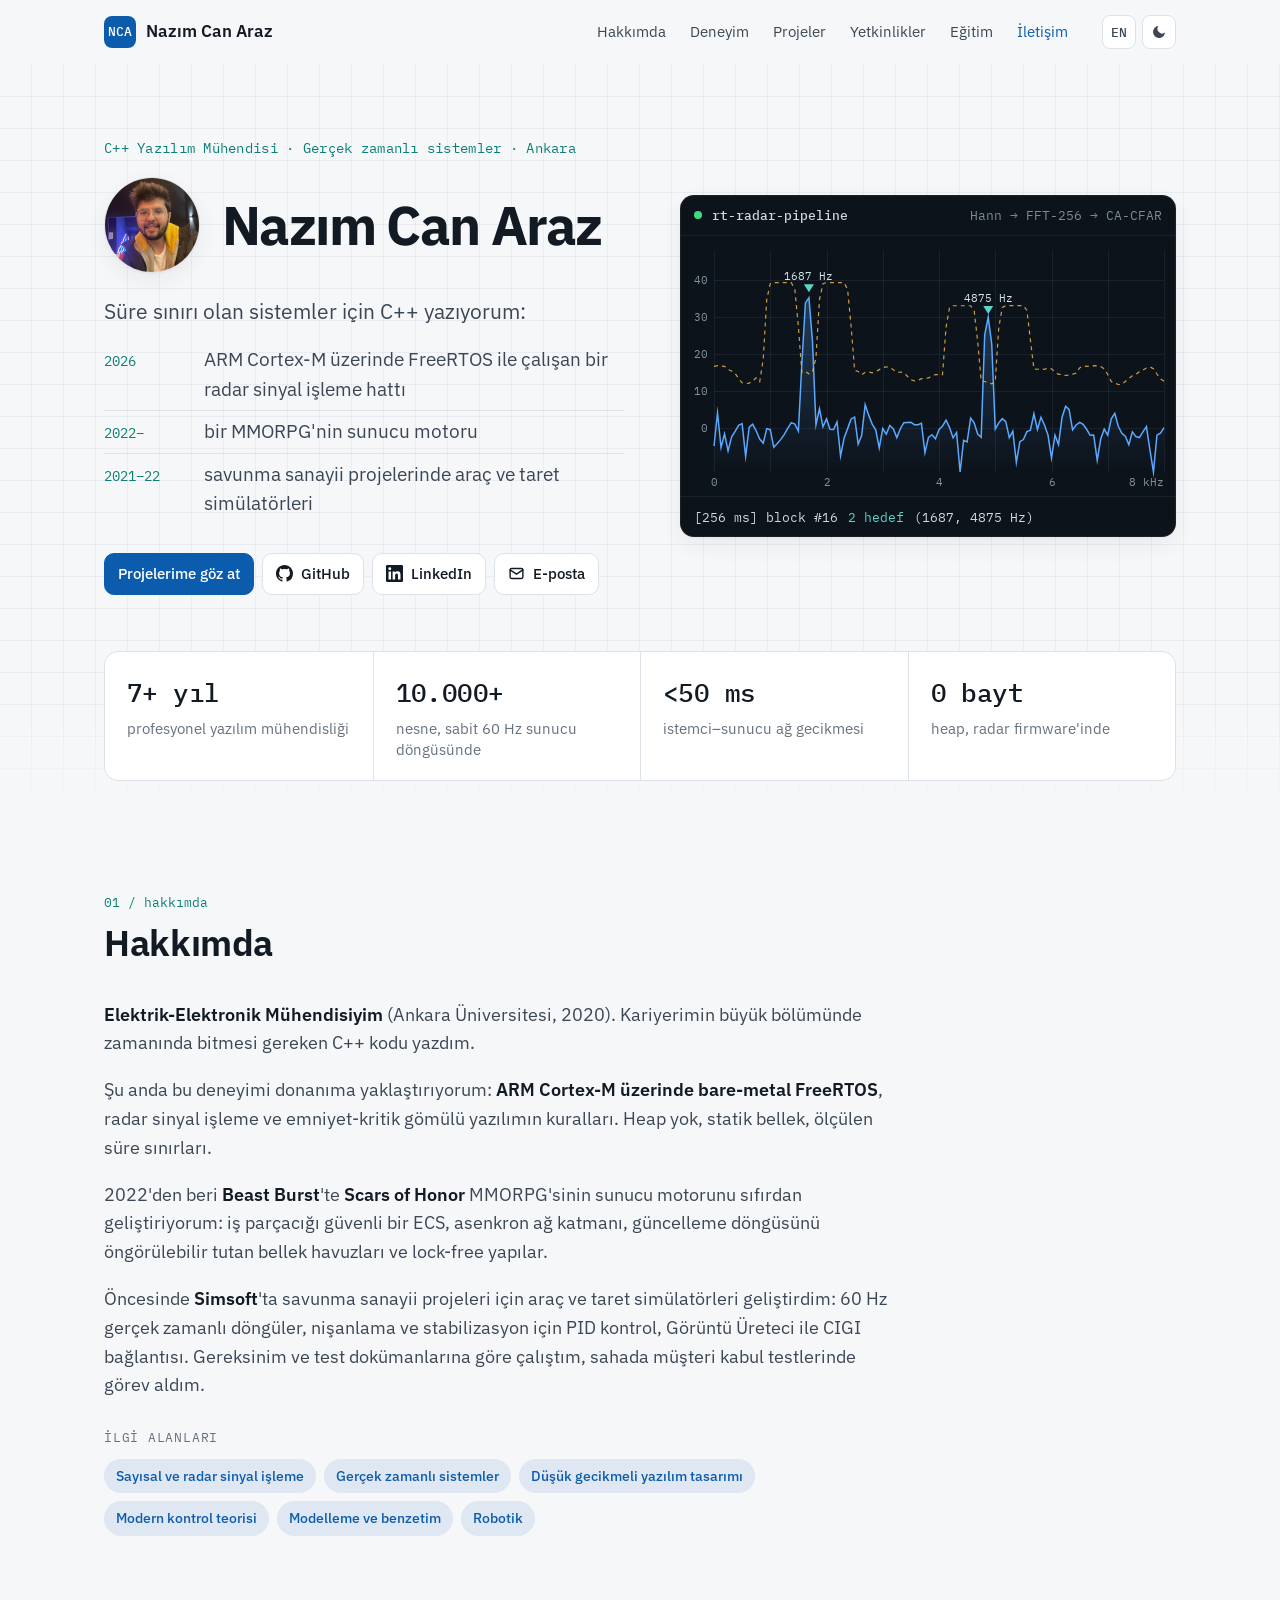
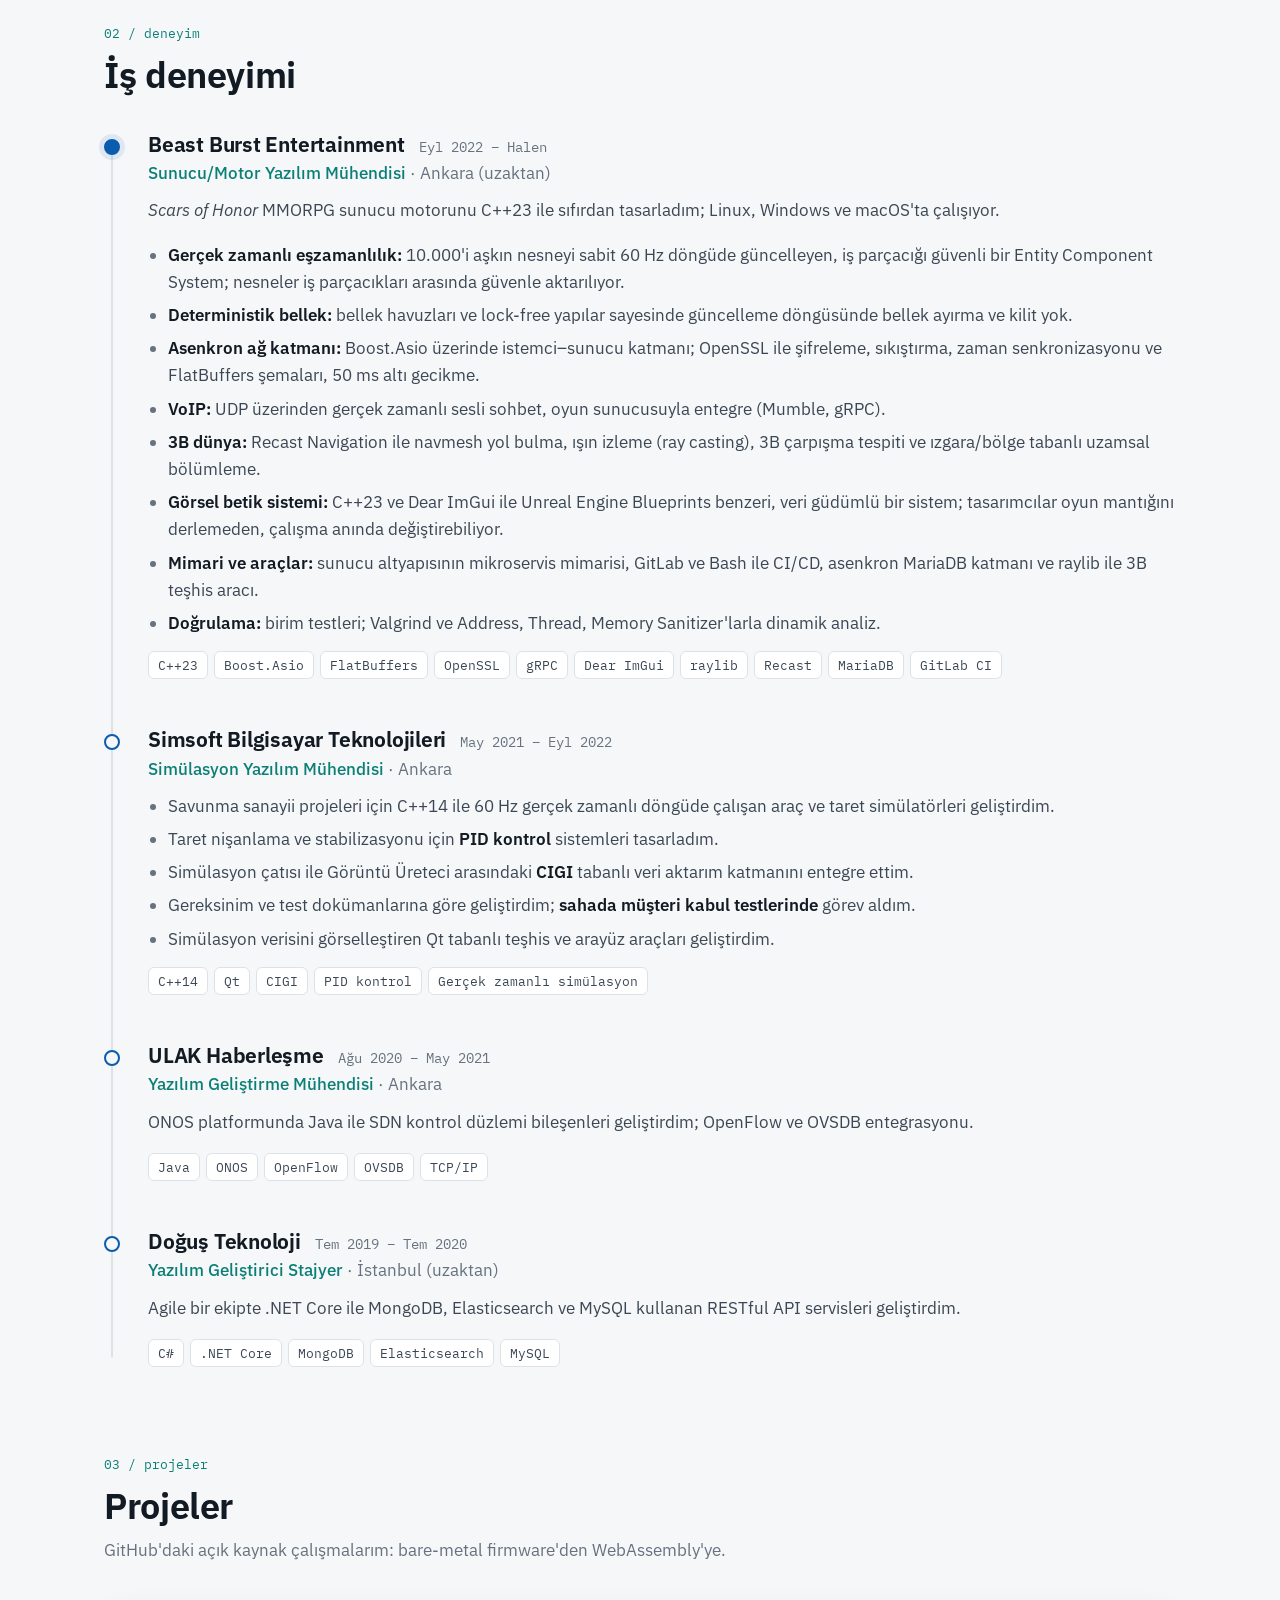
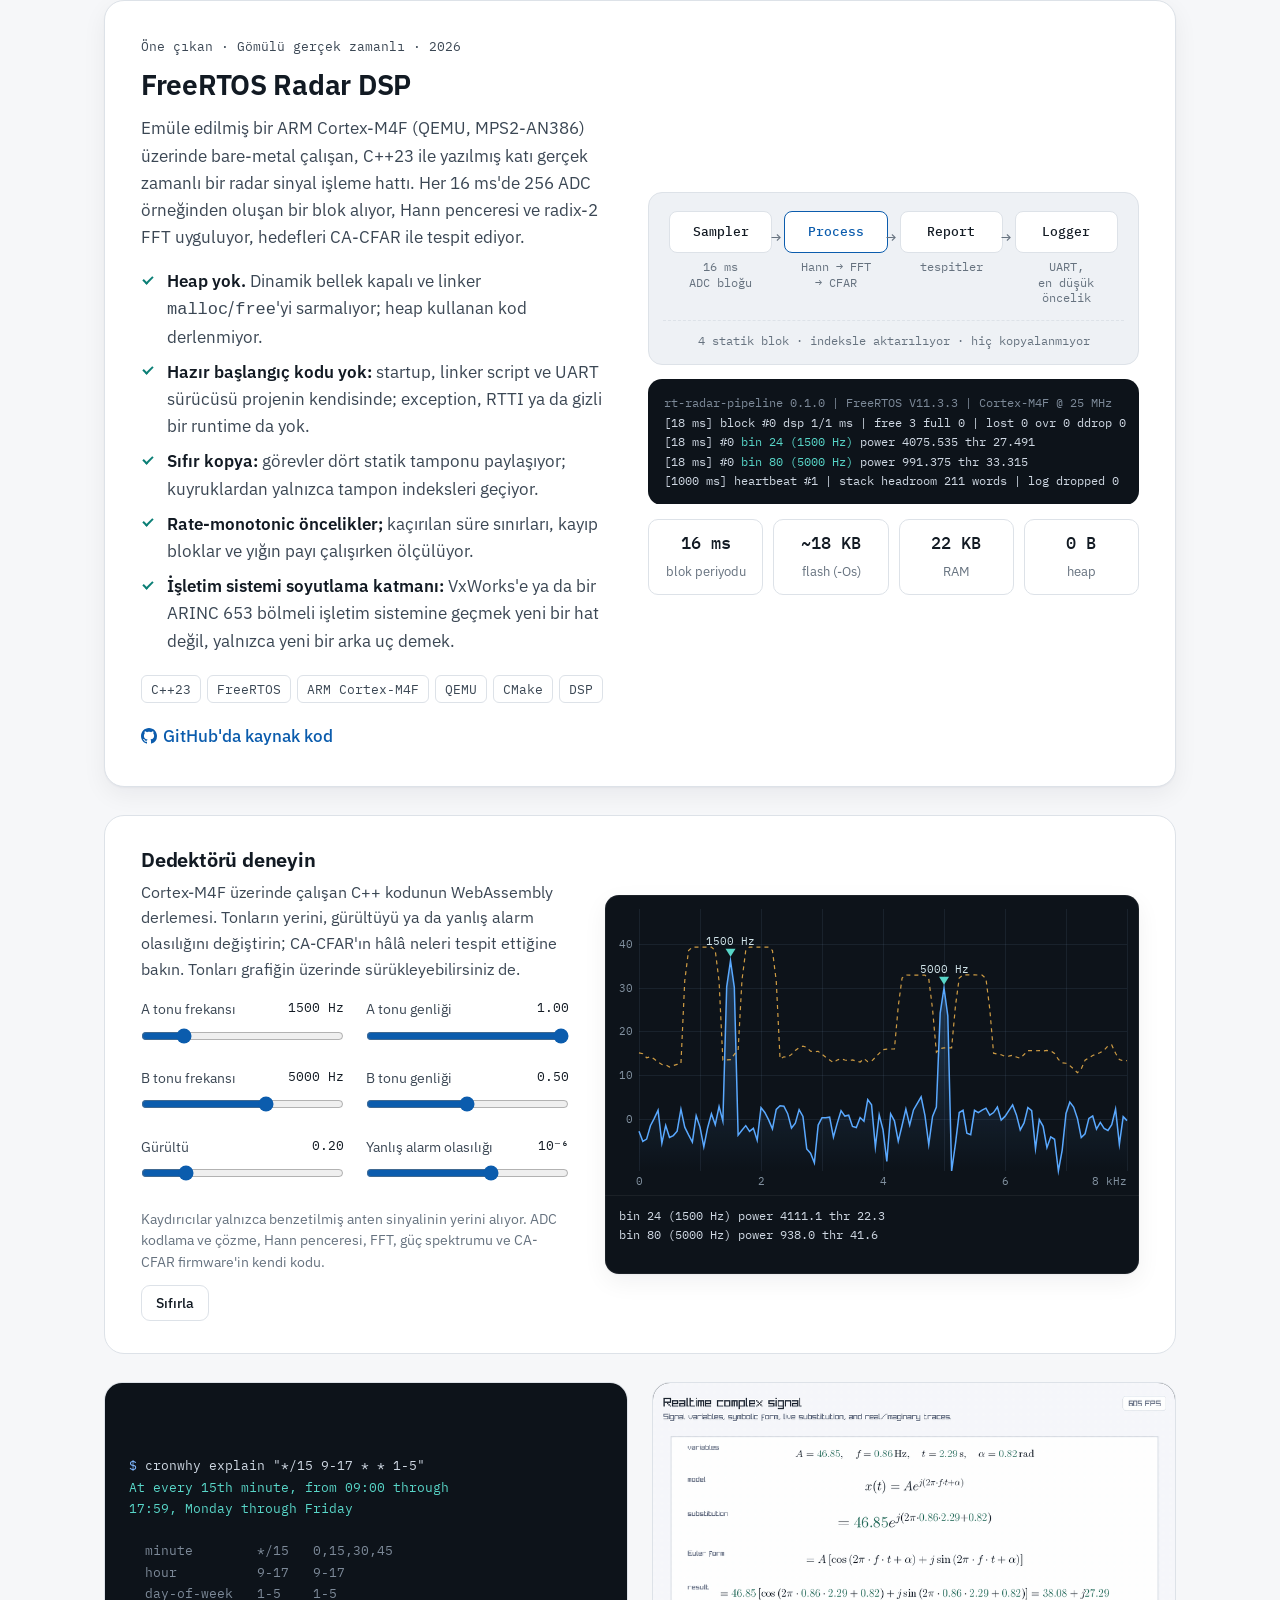
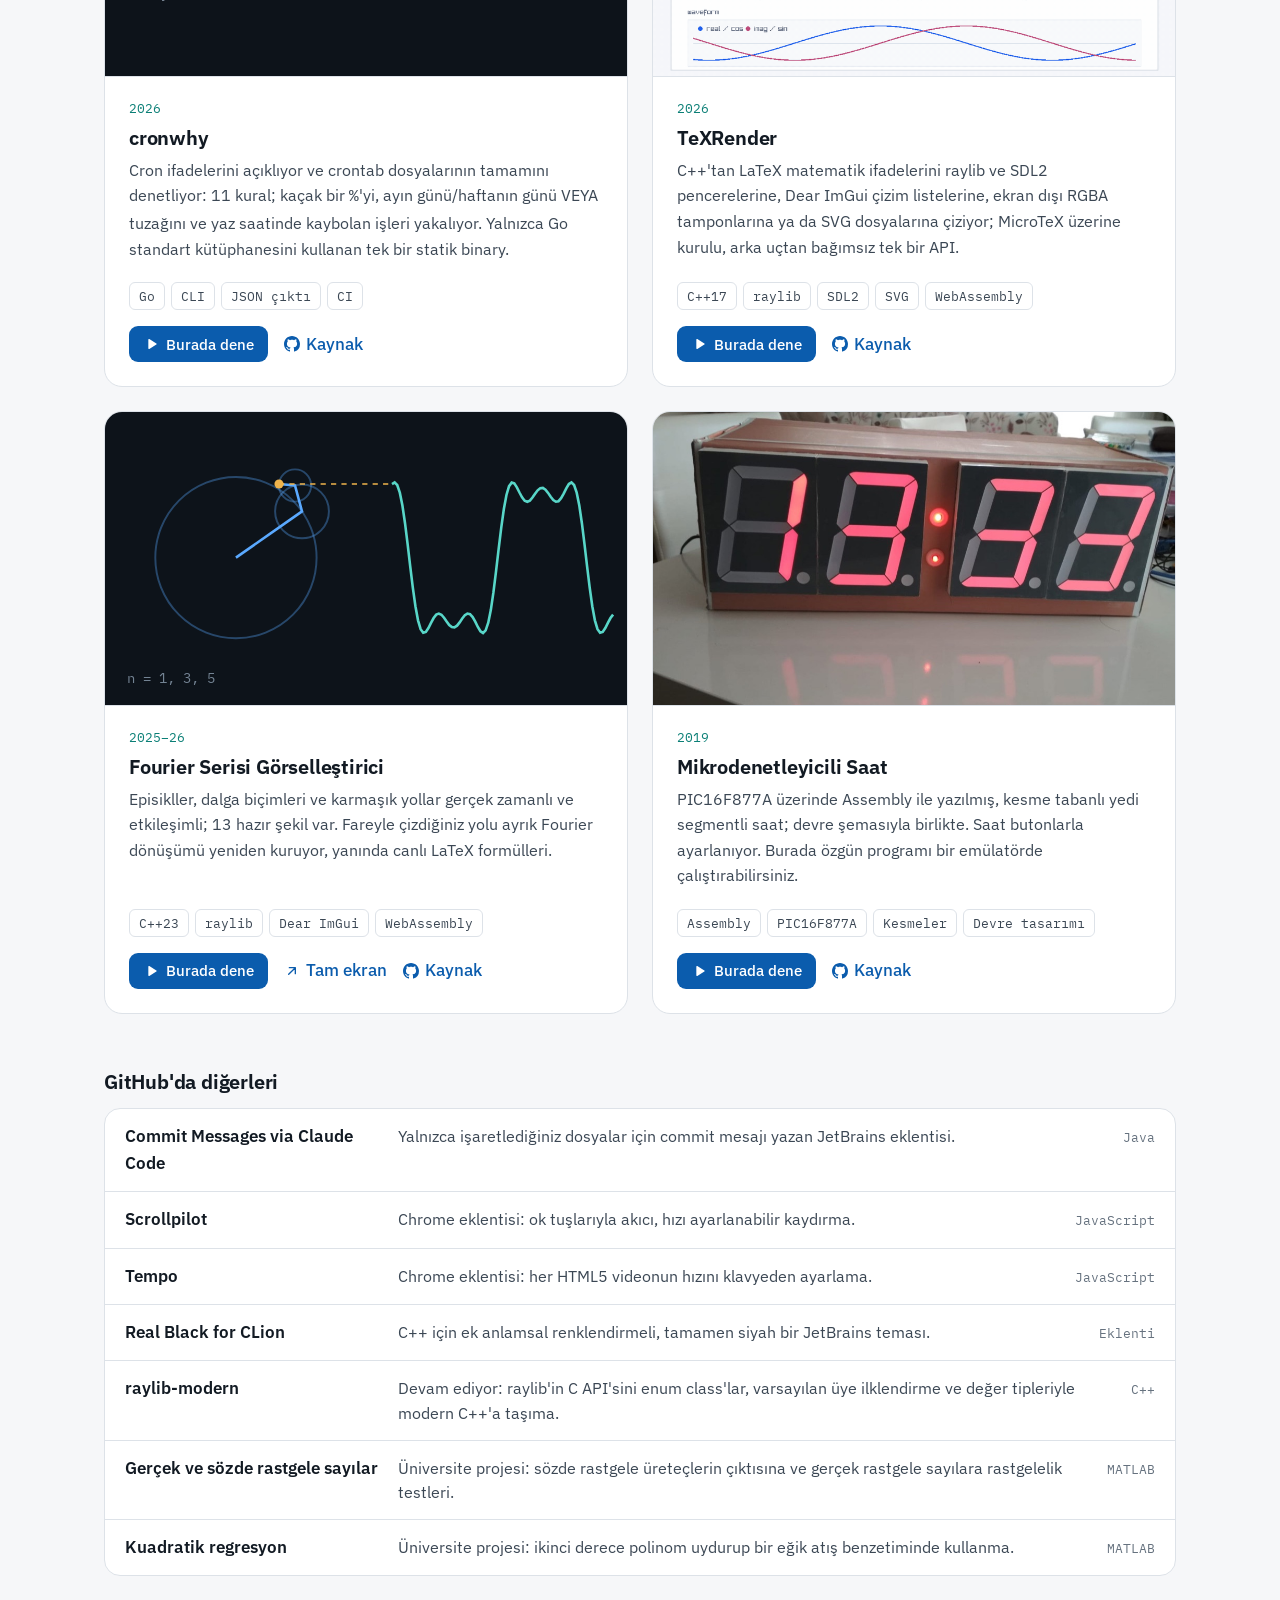
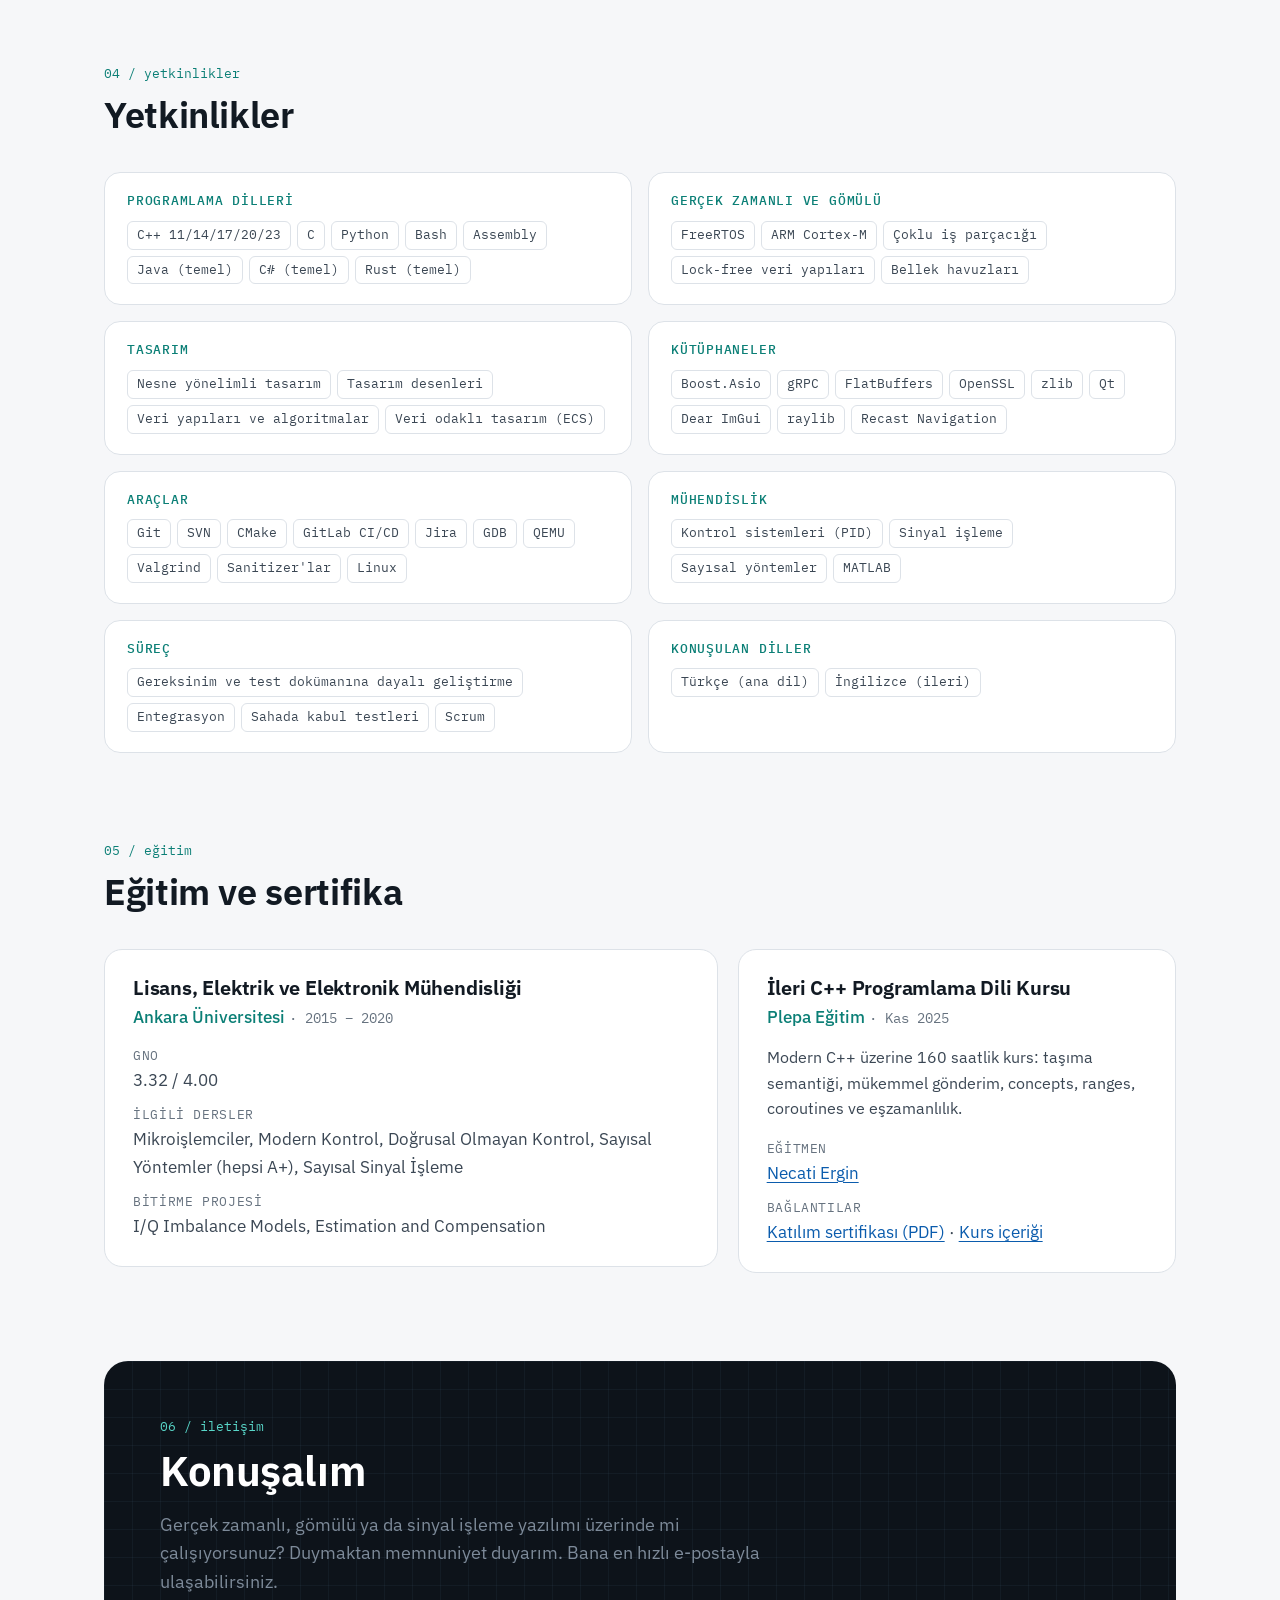
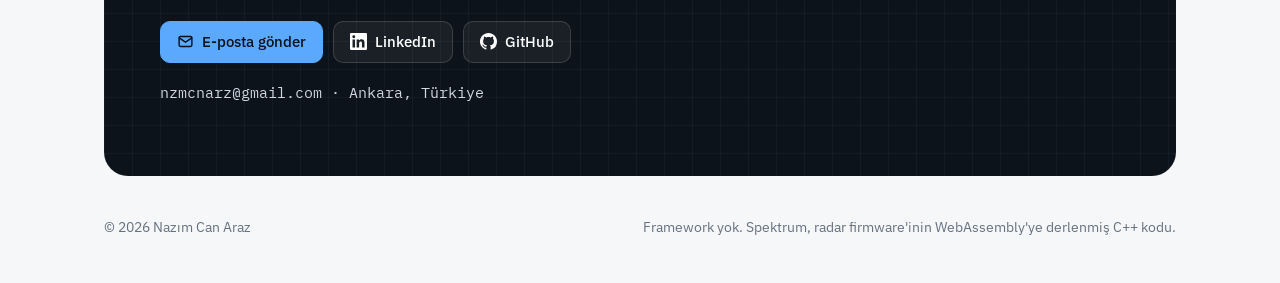
<file: tr/index.html>
<!doctype html>
<html lang="tr">
<head>
  <meta charset="utf-8">
  <meta name="viewport" content="width=device-width, initial-scale=1">
  <title>Nazım Can Araz · C++ Yazılım Mühendisi</title>
  <meta name="description" content="Nazım Can Araz, Ankara'da gerçek zamanlı sistemler geliştiren bir C++ yazılım mühendisi: ARM Cortex-M üzerinde FreeRTOS ile radar sinyal işleme, bir MMORPG sunucu motoru ve savunma sanayii simülatörleri.">
  <meta name="author" content="Nazım Can Araz">
  <link rel="canonical" href="https://nazimaraz.github.io/tr/">
  <link rel="alternate" hreflang="en" href="https://nazimaraz.github.io/">
  <link rel="alternate" hreflang="tr" href="https://nazimaraz.github.io/tr/">
  <link rel="alternate" hreflang="x-default" href="https://nazimaraz.github.io/">

  <meta property="og:type" content="profile">
  <meta property="og:url" content="https://nazimaraz.github.io/tr/">
  <meta property="og:title" content="Nazım Can Araz · C++ Yazılım Mühendisi">
  <meta property="og:description" content="Gerçek zamanlı C++ sistemleri: ARM Cortex-M üzerinde FreeRTOS ile radar sinyal işleme, bir MMORPG sunucu motoru ve savunma sanayii simülatörleri.">
  <meta property="og:image" content="https://nazimaraz.github.io/assets/img/og.png">
  <meta property="og:image:width" content="1200">
  <meta property="og:image:height" content="630">
  <meta property="og:locale" content="tr_TR">
  <meta property="og:locale:alternate" content="en_US">
  <meta name="twitter:card" content="summary_large_image">

  <link rel="icon" href="/favicon.svg" type="image/svg+xml">
  <meta name="theme-color" content="#0a0e13" media="(prefers-color-scheme: dark)">
  <meta name="theme-color" content="#f6f7f9" media="(prefers-color-scheme: light)">

  <script>
    try { var t = localStorage.getItem("theme"); if (t === "dark" || t === "light") document.documentElement.dataset.theme = t; } catch (e) {}
  </script>
  <link rel="preconnect" href="https://fonts.googleapis.com">
  <link rel="preconnect" href="https://fonts.gstatic.com" crossorigin>
  <link rel="stylesheet" href="https://fonts.googleapis.com/css2?family=IBM+Plex+Mono:wght@400;500&family=IBM+Plex+Sans:wght@400;500;600;700&display=swap">
  <link rel="stylesheet" href="/assets/css/style.css">
  <script type="module" src="/assets/js/main.js"></script>

  <script type="application/ld+json">
  {
    "@context": "https://schema.org",
    "@type": "Person",
    "name": "Nazım Can Araz",
    "url": "https://nazimaraz.github.io/tr/",
    "image": "https://nazimaraz.github.io/assets/img/avatar.jpg",
    "jobTitle": "C++ Yazılım Mühendisi",
    "address": { "@type": "PostalAddress", "addressLocality": "Ankara", "addressCountry": "TR" },
    "alumniOf": { "@type": "CollegeOrUniversity", "name": "Ankara Üniversitesi" },
    "knowsAbout": ["C++", "Gerçek zamanlı sistemler", "FreeRTOS", "ARM Cortex-M", "Sayısal sinyal işleme", "Ağ programlama"],
    "sameAs": ["https://github.com/nazimaraz", "https://www.linkedin.com/in/nazimcanaraz/"]
  }
  </script>
</head>
<body>
  <svg width="0" height="0" style="position:absolute" aria-hidden="true">
    <symbol id="i-github" viewBox="0 0 16 16"><path fill="currentColor" d="M8 0C3.58 0 0 3.58 0 8c0 3.54 2.29 6.53 5.47 7.59.4.07.55-.17.55-.38 0-.19-.01-.82-.01-1.49-2.01.37-2.53-.49-2.69-.94-.09-.23-.48-.94-.82-1.13-.28-.15-.68-.52-.01-.53.63-.01 1.08.58 1.23.82.72 1.21 1.87.87 2.33.66.07-.52.28-.87.51-1.07-1.78-.2-3.64-.89-3.64-3.95 0-.87.31-1.59.82-2.15-.08-.2-.36-1.02.08-2.12 0 0 .67-.21 2.2.82.64-.18 1.32-.27 2-.27.68 0 1.36.09 2 .27 1.53-1.04 2.2-.82 2.2-.82.44 1.1.16 1.92.08 2.12.51.56.82 1.27.82 2.15 0 3.07-1.87 3.75-3.65 3.95.29.25.54.73.54 1.48 0 1.07-.01 1.93-.01 2.2 0 .21.15.46.55.38A8.01 8.01 0 0 0 16 8c0-4.42-3.58-8-8-8Z"/></symbol>
    <symbol id="i-linkedin" viewBox="0 0 24 24"><path fill="currentColor" d="M20.45 20.45h-3.56v-5.57c0-1.33-.02-3.04-1.85-3.04-1.85 0-2.14 1.45-2.14 2.94v5.67H9.35V9h3.41v1.56h.05c.48-.9 1.64-1.85 3.37-1.85 3.6 0 4.27 2.37 4.27 5.46v6.28ZM5.34 7.43a2.06 2.06 0 1 1 0-4.13 2.06 2.06 0 0 1 0 4.13ZM7.12 20.45H3.56V9h3.56v11.45ZM22.22 0H1.77C.79 0 0 .77 0 1.73v20.54C0 23.23.79 24 1.77 24h20.45c.98 0 1.78-.77 1.78-1.73V1.73C24 .77 23.2 0 22.22 0Z"/></symbol>
    <symbol id="i-mail" viewBox="0 0 24 24"><g fill="none" stroke="currentColor" stroke-width="2" stroke-linecap="round" stroke-linejoin="round"><rect x="3" y="5" width="18" height="14" rx="2"/><path d="m3 7 9 6 9-6"/></g></symbol>
    <symbol id="i-arrow" viewBox="0 0 24 24"><path fill="none" stroke="currentColor" stroke-width="2" stroke-linecap="round" stroke-linejoin="round" d="M7 17 17 7M8 7h9v9"/></symbol>
    <symbol id="i-play" viewBox="0 0 24 24"><path fill="currentColor" d="M8 5.5v13a1 1 0 0 0 1.5.86l10.5-6.5a1 1 0 0 0 0-1.72L9.5 4.64A1 1 0 0 0 8 5.5Z"/></symbol>
  </svg>

  <a class="skip" href="#main">İçeriğe geç</a>

  <header class="topbar">
    <div class="wrap topbar-inner">
      <a class="brand" href="#top" aria-label="Nazım Can Araz, başa dön">
        <span class="brand-mark" aria-hidden="true">NCA</span>
        <span class="brand-name">Nazım Can Araz</span>
      </a>
      <nav class="nav" aria-label="Bölümler">
        <a href="#about">Hakkımda</a>
        <a href="#experience">Deneyim</a>
        <a href="#projects">Projeler</a>
        <a href="#skills">Yetkinlikler</a>
        <a href="#education">Eğitim</a>
        <a href="#contact">İletişim</a>
      </nav>
      <div class="tools">
        <a class="lang" href="/" hreflang="en" lang="en" title="English">EN</a>
        <button class="theme-toggle" type="button" aria-label="Karanlık mod" title="Karanlık modu aç/kapat">
          <svg class="moon" viewBox="0 0 24 24" aria-hidden="true"><path fill="currentColor" d="M21 12.8A9 9 0 1 1 11.2 3a7 7 0 0 0 9.8 9.8Z"/></svg>
          <svg class="sun" viewBox="0 0 24 24" aria-hidden="true"><g fill="none" stroke="currentColor" stroke-width="2" stroke-linecap="round"><circle cx="12" cy="12" r="4"/><path d="M12 2v2M12 20v2M4.9 4.9l1.4 1.4M17.7 17.7l1.4 1.4M2 12h2M20 12h2M4.9 19.1l1.4-1.4M17.7 6.3l1.4-1.4"/></g></svg>
        </button>
      </div>
    </div>
  </header>

  <main id="main">
    <!-- ================================================================ hero -->
    <section class="hero" id="top">
      <div class="wrap hero-grid">
        <div class="hero-text">
          <p class="eyebrow mono">C++ Yazılım Mühendisi · Gerçek zamanlı sistemler · Ankara</p>
          <div class="hero-name">
            <img class="portrait" src="/assets/img/avatar.jpg" width="96" height="96" alt="Nazım Can Araz'ın portresi">
            <h1>Nazım Can Araz</h1>
          </div>
          <p class="lede">Süre sınırı olan sistemler için C++ yazıyorum:</p>
          <ul class="lede-list">
            <li><span class="yr">2026</span>ARM Cortex-M üzerinde FreeRTOS ile çalışan bir radar sinyal işleme hattı</li>
            <li><span class="yr">2022–</span>bir MMORPG'nin sunucu motoru</li>
            <li><span class="yr">2021–22</span>savunma sanayii projelerinde araç ve taret simülatörleri</li>
          </ul>
          <div class="cta">
            <a class="btn primary" href="#projects">Projelerime göz at</a>
            <a class="btn" href="https://github.com/nazimaraz"><svg aria-hidden="true"><use href="#i-github"/></svg>GitHub</a>
            <a class="btn" href="https://www.linkedin.com/in/nazimcanaraz/"><svg aria-hidden="true"><use href="#i-linkedin"/></svg>LinkedIn</a>
            <a class="btn" href="mailto:nzmcnarz@gmail.com"><svg aria-hidden="true"><use href="#i-mail"/></svg>E-posta</a>
          </div>
        </div>

        <figure class="scope" aria-label="Canlı spektrum: rt-radar-pipeline firmware'inin DSP kodu WebAssembly'ye derlenmiş halde, benzetilmiş ADC verisi üzerinde gerçek zamanın dörtte biri hızında çalışıyor">
          <div class="scope-head">
            <span class="live-dot" aria-hidden="true"></span>
            <b>rt-radar-pipeline</b>
            <span class="chain">Hann → FFT-256 → CA-CFAR</span>
          </div>
          <canvas id="spectrum" role="img" aria-label="Kesikli CFAR eşiğiyle güç spektrumu; tespit edilen tonlar frekanslarıyla işaretli"></canvas>
          <figcaption class="scope-foot" id="scope-log" aria-live="off">block #0</figcaption>
        </figure>
      </div>

      <div class="wrap">
        <ul class="stats">
          <li><strong>7+ yıl</strong><span>profesyonel yazılım mühendisliği</span></li>
          <li><strong>10.000+</strong><span>nesne, sabit 60 Hz sunucu döngüsünde</span></li>
          <li><strong>&lt;50 ms</strong><span>istemci–sunucu ağ gecikmesi</span></li>
          <li><strong>0 bayt</strong><span>heap, radar firmware'inde</span></li>
        </ul>
      </div>
    </section>

    <!-- =============================================================== about -->
    <section class="section" id="about" aria-labelledby="about-title">
      <div class="wrap">
        <div class="section-head">
          <span class="num">01 / hakkımda</span>
          <h2 id="about-title">Hakkımda</h2>
        </div>
        <div>
          <div class="about-text">
            <p><strong>Elektrik-Elektronik Mühendisiyim</strong> (Ankara Üniversitesi, 2020). Kariyerimin büyük bölümünde zamanında bitmesi gereken C++ kodu yazdım.</p>
            <p>Şu anda bu deneyimi donanıma yaklaştırıyorum: <strong>ARM Cortex-M üzerinde bare-metal FreeRTOS</strong>, radar sinyal işleme ve emniyet-kritik gömülü yazılımın kuralları. Heap yok, statik bellek, ölçülen süre sınırları.</p>
            <p>2022'den beri <strong>Beast Burst</strong>'te <strong>Scars of Honor</strong> MMORPG'sinin sunucu motorunu sıfırdan geliştiriyorum: iş parçacığı güvenli bir ECS, asenkron ağ katmanı, güncelleme döngüsünü öngörülebilir tutan bellek havuzları ve lock-free yapılar.</p>
            <p>Öncesinde <strong>Simsoft</strong>'ta savunma sanayii projeleri için araç ve taret simülatörleri geliştirdim: 60 Hz gerçek zamanlı döngüler, nişanlama ve stabilizasyon için PID kontrol, Görüntü Üreteci ile CIGI bağlantısı. Gereksinim ve test dokümanlarına göre çalıştım, sahada müşteri kabul testlerinde görev aldım.</p>
            <p class="subhead">İlgi alanları</p>
            <ul class="chips">
              <li>Sayısal ve radar sinyal işleme</li>
              <li>Gerçek zamanlı sistemler</li>
              <li>Düşük gecikmeli yazılım tasarımı</li>
              <li>Modern kontrol teorisi</li>
              <li>Modelleme ve benzetim</li>
              <li>Robotik</li>
            </ul>
          </div>
        </div>
      </div>
    </section>

    <!-- ========================================================== experience -->
    <section class="section" id="experience" aria-labelledby="experience-title">
      <div class="wrap">
        <div class="section-head">
          <span class="num">02 / deneyim</span>
          <h2 id="experience-title">İş deneyimi</h2>
        </div>

        <ol class="timeline">
          <li class="job current">
            <div class="job-head">
              <h3>Beast Burst Entertainment</h3>
              <span class="when">Eyl 2022 – Halen</span>
            </div>
            <p class="role">Sunucu/Motor Yazılım Mühendisi <span class="where">· Ankara (uzaktan)</span></p>
            <p><em>Scars of Honor</em> MMORPG sunucu motorunu C++23 ile sıfırdan tasarladım; Linux, Windows ve macOS'ta çalışıyor.</p>
            <ul class="points">
              <li><strong>Gerçek zamanlı eşzamanlılık:</strong> 10.000'i aşkın nesneyi sabit 60 Hz döngüde güncelleyen, iş parçacığı güvenli bir Entity Component System; nesneler iş parçacıkları arasında güvenle aktarılıyor.</li>
              <li><strong>Deterministik bellek:</strong> bellek havuzları ve lock-free yapılar sayesinde güncelleme döngüsünde bellek ayırma ve kilit yok.</li>
              <li><strong>Asenkron ağ katmanı:</strong> Boost.Asio üzerinde istemci–sunucu katmanı; OpenSSL ile şifreleme, sıkıştırma, zaman senkronizasyonu ve FlatBuffers şemaları, 50 ms altı gecikme.</li>
              <li><strong>VoIP:</strong> UDP üzerinden gerçek zamanlı sesli sohbet, oyun sunucusuyla entegre (Mumble, gRPC).</li>
              <li><strong>3B dünya:</strong> Recast Navigation ile navmesh yol bulma, ışın izleme (ray casting), 3B çarpışma tespiti ve ızgara/bölge tabanlı uzamsal bölümleme.</li>
              <li><strong>Görsel betik sistemi:</strong> C++23 ve Dear ImGui ile Unreal Engine Blueprints benzeri, veri güdümlü bir sistem; tasarımcılar oyun mantığını derlemeden, çalışma anında değiştirebiliyor.</li>
              <li><strong>Mimari ve araçlar:</strong> sunucu altyapısının mikroservis mimarisi, GitLab ve Bash ile CI/CD, asenkron MariaDB katmanı ve raylib ile 3B teşhis aracı.</li>
              <li><strong>Doğrulama:</strong> birim testleri; Valgrind ve Address, Thread, Memory Sanitizer'larla dinamik analiz.</li>
            </ul>
            <ul class="tags" aria-label="Teknolojiler">
              <li>C++23</li><li>Boost.Asio</li><li>FlatBuffers</li><li>OpenSSL</li><li>gRPC</li><li>Dear ImGui</li><li>raylib</li><li>Recast</li><li>MariaDB</li><li>GitLab CI</li>
            </ul>
          </li>

          <li class="job">
            <div class="job-head">
              <h3>Simsoft Bilgisayar Teknolojileri</h3>
              <span class="when">May 2021 – Eyl 2022</span>
            </div>
            <p class="role">Simülasyon Yazılım Mühendisi <span class="where">· Ankara</span></p>
            <ul class="points">
              <li>Savunma sanayii projeleri için C++14 ile 60 Hz gerçek zamanlı döngüde çalışan araç ve taret simülatörleri geliştirdim.</li>
              <li>Taret nişanlama ve stabilizasyonu için <strong>PID kontrol</strong> sistemleri tasarladım.</li>
              <li>Simülasyon çatısı ile Görüntü Üreteci arasındaki <strong>CIGI</strong> tabanlı veri aktarım katmanını entegre ettim.</li>
              <li>Gereksinim ve test dokümanlarına göre geliştirdim; <strong>sahada müşteri kabul testlerinde</strong> görev aldım.</li>
              <li>Simülasyon verisini görselleştiren Qt tabanlı teşhis ve arayüz araçları geliştirdim.</li>
            </ul>
            <ul class="tags" aria-label="Teknolojiler">
              <li>C++14</li><li>Qt</li><li>CIGI</li><li>PID kontrol</li><li>Gerçek zamanlı simülasyon</li>
            </ul>
          </li>

          <li class="job">
            <div class="job-head">
              <h3>ULAK Haberleşme</h3>
              <span class="when">Ağu 2020 – May 2021</span>
            </div>
            <p class="role">Yazılım Geliştirme Mühendisi <span class="where">· Ankara</span></p>
            <p>ONOS platformunda Java ile SDN kontrol düzlemi bileşenleri geliştirdim; OpenFlow ve OVSDB entegrasyonu.</p>
            <ul class="tags" aria-label="Teknolojiler">
              <li>Java</li><li>ONOS</li><li>OpenFlow</li><li>OVSDB</li><li>TCP/IP</li>
            </ul>
          </li>

          <li class="job">
            <div class="job-head">
              <h3>Doğuş Teknoloji</h3>
              <span class="when">Tem 2019 – Tem 2020</span>
            </div>
            <p class="role">Yazılım Geliştirici Stajyer <span class="where">· İstanbul (uzaktan)</span></p>
            <p>Agile bir ekipte .NET Core ile MongoDB, Elasticsearch ve MySQL kullanan RESTful API servisleri geliştirdim.</p>
            <ul class="tags" aria-label="Teknolojiler">
              <li>C#</li><li>.NET Core</li><li>MongoDB</li><li>Elasticsearch</li><li>MySQL</li>
            </ul>
          </li>
        </ol>
      </div>
    </section>

    <!-- ============================================================ projects -->
    <section class="section" id="projects" aria-labelledby="projects-title">
      <div class="wrap">
        <div class="section-head">
          <span class="num">03 / projeler</span>
          <h2 id="projects-title">Projeler</h2>
          <p>GitHub'daki açık kaynak çalışmalarım: bare-metal firmware'den WebAssembly'ye.</p>
        </div>

        <article class="featured">
          <div>
            <p class="kicker">Öne çıkan · Gömülü gerçek zamanlı · 2026</p>
            <h3>FreeRTOS Radar DSP</h3>
            <p>Emüle edilmiş bir ARM Cortex-M4F (QEMU, MPS2-AN386) üzerinde bare-metal çalışan, C++23 ile yazılmış katı gerçek zamanlı bir radar sinyal işleme hattı. Her 16 ms'de 256 ADC örneğinden oluşan bir blok alıyor, Hann penceresi ve radix-2 FFT uyguluyor, hedefleri CA-CFAR ile tespit ediyor.</p>
            <ul class="checks">
              <li><strong>Heap yok.</strong> Dinamik bellek kapalı ve linker <code>malloc</code>/<code>free</code>'yi sarmalıyor; heap kullanan kod derlenmiyor.</li>
              <li><strong>Hazır başlangıç kodu yok:</strong> startup, linker script ve UART sürücüsü projenin kendisinde; exception, RTTI ya da gizli bir runtime da yok.</li>
              <li><strong>Sıfır kopya:</strong> görevler dört statik tamponu paylaşıyor; kuyruklardan yalnızca tampon indeksleri geçiyor.</li>
              <li><strong>Rate-monotonic öncelikler;</strong> kaçırılan süre sınırları, kayıp bloklar ve yığın payı çalışırken ölçülüyor.</li>
              <li><strong>İşletim sistemi soyutlama katmanı:</strong> VxWorks'e ya da bir ARINC 653 bölmeli işletim sistemine geçmek yeni bir hat değil, yalnızca yeni bir arka uç demek.</li>
            </ul>
            <ul class="tags" aria-label="Teknolojiler">
              <li>C++23</li><li>FreeRTOS</li><li>ARM Cortex-M4F</li><li>QEMU</li><li>CMake</li><li>DSP</li>
            </ul>
            <div class="project-links">
              <a href="https://github.com/nazimaraz/rt-radar-pipeline"><svg aria-hidden="true"><use href="#i-github"/></svg>GitHub'da kaynak kod</a>
            </div>
          </div>

          <div class="featured-visual">
            <div class="pipeline" aria-label="Hat: her 16 ms'de örnekleyici, ardından işleme (Hann, FFT, CFAR), raporlayıcı ve UART üzerinden günlükleyici">
              <div class="stage"><span class="box">Sampler</span><small>16 ms<br>ADC bloğu</small></div>
              <div class="stage dsp"><span class="box">Process</span><small>Hann → FFT<br>→ CFAR</small></div>
              <div class="stage"><span class="box">Report</span><small>tespitler</small></div>
              <div class="stage"><span class="box">Logger</span><small>UART,<br>en düşük öncelik</small></div>
              <div class="pool">4 statik blok · indeksle aktarılıyor · hiç kopyalanmıyor</div>
            </div>
<pre class="term" aria-label="Firmware konsol çıktısı"><span class="dim">rt-radar-pipeline 0.1.0 | FreeRTOS V11.3.3 | Cortex-M4F @ 25 MHz</span>
[18 ms] block #0 dsp 1/1 ms | free 3 full 0 | lost 0 ovr 0 ddrop 0
[18 ms] #0 <span class="hi">bin 24 (1500 Hz)</span> power 4075.535 thr 27.491
[18 ms] #0 <span class="hi">bin 80 (5000 Hz)</span> power 991.375 thr 33.315
[1000 ms] heartbeat #1 | stack headroom 211 words | log dropped 0</pre>
            <ul class="metrics">
              <li><b>16 ms</b><span>blok periyodu</span></li>
              <li><b>~18 KB</b><span>flash (-Os)</span></li>
              <li><b>22 KB</b><span>RAM</span></li>
              <li><b>0 B</b><span>heap</span></li>
            </ul>
          </div>
        </article>

        <section class="lab" id="radar-lab" aria-labelledby="lab-title">
          <div class="lab-text">
            <h3 id="lab-title">Dedektörü deneyin</h3>
            <p>Cortex-M4F üzerinde çalışan C++ kodunun WebAssembly derlemesi. Tonların yerini, gürültüyü ya da yanlış alarm olasılığını değiştirin; CA-CFAR'ın hâlâ neleri tespit ettiğine bakın. Tonları grafiğin üzerinde sürükleyebilirsiniz de.</p>
            <div class="lab-controls">
              <label><span>A tonu frekansı <output></output></span><input type="range" name="hzA" min="0" max="8000" step="10" value="1500"></label>
              <label><span>A tonu genliği <output></output></span><input type="range" name="ampA" min="0" max="1" step="0.01" value="1"></label>
              <label><span>B tonu frekansı <output></output></span><input type="range" name="hzB" min="0" max="8000" step="10" value="5000"></label>
              <label><span>B tonu genliği <output></output></span><input type="range" name="ampB" min="0" max="1" step="0.01" value="0.5"></label>
              <label><span>Gürültü <output></output></span><input type="range" name="noise" min="0" max="1" step="0.01" value="0.2"></label>
              <label><span>Yanlış alarm olasılığı <output></output></span><input type="range" name="pfa" min="1" max="9" step="1" value="6"></label>
            </div>
            <p class="lab-caveat">Kaydırıcılar yalnızca benzetilmiş anten sinyalinin yerini alıyor. ADC kodlama ve çözme, Hann penceresi, FFT, güç spektrumu ve CA-CFAR firmware'in kendi kodu.</p>
            <button class="lab-reset" type="button">Sıfırla</button>
          </div>
          <div class="scope">
            <canvas class="lab-canvas" role="img" aria-label="Kesikli çizgiyle CFAR eşiği ve işaretli tespitlerle güç spektrumu"></canvas>
            <pre class="lab-log"></pre>
          </div>
        </section>

        <div class="cards">
          <article class="card">
            <div class="card-media">
<pre class="term" aria-label="cronwhy örnek çıktısı"><span class="prompt">$</span> cronwhy explain "*/15 9-17 * * 1-5"
<span class="hi">At every 15th minute, from 09:00 through
17:59, Monday through Friday</span>

<span class="dim">  minute        */15   0,15,30,45
  hour          9-17   9-17
  day-of-week   1-5    1-5</span></pre>
            </div>
            <div class="card-body">
              <p class="kicker">2026</p>
              <h3>cronwhy</h3>
              <p>Cron ifadelerini açıklıyor ve crontab dosyalarının tamamını denetliyor: 11 kural; kaçak bir <code>%</code>'yi, ayın günü/haftanın günü VEYA tuzağını ve yaz saatinde kaybolan işleri yakalıyor. Yalnızca Go standart kütüphanesini kullanan tek bir statik binary.</p>
              <ul class="tags" aria-label="Teknolojiler"><li>Go</li><li>CLI</li><li>JSON çıktı</li><li>CI</li></ul>
              <div class="project-links">
                <button type="button" class="try" data-demo="cronwhy" hidden><svg aria-hidden="true"><use href="#i-play"/></svg>Burada dene</button>
                <a href="https://github.com/nazimaraz/cronwhy"><svg aria-hidden="true"><use href="#i-github"/></svg>Kaynak</a>
              </div>
            </div>
          </article>

          <article class="card">
            <div class="card-media">
              <img src="/assets/img/texrender.gif" width="920" height="507" loading="lazy" alt="TeXRender demosu: karmaşık bir sinyalin formülü, yerine konmuş değerleri ve gerçel/sanal dalga biçimleri gerçek zamanlı güncelleniyor">
            </div>
            <div class="card-body">
              <p class="kicker">2026</p>
              <h3>TeXRender</h3>
              <p>C++'tan LaTeX matematik ifadelerini raylib ve SDL2 pencerelerine, Dear ImGui çizim listelerine, ekran dışı RGBA tamponlarına ya da SVG dosyalarına çiziyor; MicroTeX üzerine kurulu, arka uçtan bağımsız tek bir API.</p>
              <ul class="tags" aria-label="Teknolojiler"><li>C++17</li><li>raylib</li><li>SDL2</li><li>SVG</li><li>WebAssembly</li></ul>
              <div class="project-links">
                <button type="button" class="try" data-demo="texrender" hidden><svg aria-hidden="true"><use href="#i-play"/></svg>Burada dene</button>
                <a href="https://github.com/nazimaraz/TeXRender"><svg aria-hidden="true"><use href="#i-github"/></svg>Kaynak</a>
              </div>
            </div>
          </article>

          <article class="card">
            <div class="card-media">
              <svg viewBox="0 0 400 225" role="img" aria-label="Kare dalga çizen üç episikl">
                <g fill="none" stroke-width="1.5">
                  <circle cx="100" cy="112" r="62" stroke="rgba(90,169,255,.35)"/>
                  <circle cx="150.8" cy="76.4" r="20.7" stroke="rgba(90,169,255,.35)"/>
                  <circle cx="145.4" cy="56.5" r="12.4" stroke="rgba(90,169,255,.35)"/>
                  <path d="M100 112 L150.8 76.4 L145.4 56.5 L133.1 55.4" stroke="#5aa9ff" stroke-width="2"/>
                  <path d="M133.1 55.4 H220" stroke="#f0b44c" stroke-dasharray="4 4" stroke-width="1.2"/>
                  <path stroke="#58d6c8" stroke-width="2" d="M220,55.4 L222,54.1 L224,56.1 L226,62 L228,71.9 L230,85.5 L232,101.6 L234,118.7 L236,135.1 L238,149.4 L240,160.2 L242,167 L244,169.7 L246,169.1 L248,166.1 L250,162.1 L252,158.4 L254,155.8 L256,155 L258,155.9 L260,158.2 L262,161.1 L264,163.8 L266,165.4 L268,165.6 L270,164.3 L272,161.8 L274,158.8 L276,156.3 L278,155 L280,155.4 L282,157.7 L284,161.2 L286,165.3 L288,168.6 L290,169.9 L292,167.9 L294,162 L296,152.1 L298,138.5 L300,122.4 L302,105.3 L304,88.9 L306,74.6 L308,63.8 L310,57 L312,54.3 L314,54.9 L316,57.9 L318,61.9 L320,65.6 L322,68.2 L324,69 L326,68.1 L328,65.8 L330,62.9 L332,60.2 L334,58.6 L336,58.4 L338,59.7 L340,62.2 L342,65.2 L344,67.7 L346,69 L348,68.6 L350,66.3 L352,62.8 L354,58.7 L356,55.4 L358,54.1 L360,56.1 L362,62 L364,71.9 L366,85.5 L368,101.6 L370,118.7 L372,135.1 L374,149.4 L376,160.2 L378,167 L380,169.7 L382,169.1 L384,166.1 L386,162.1 L388,158.4 L390,155.8"/>
                </g>
                <circle cx="133.1" cy="55.4" r="3.5" fill="#f0b44c"/>
                <text x="16" y="208" fill="rgba(160,180,200,.7)" font-family="IBM Plex Mono, monospace" font-size="11">n = 1, 3, 5</text>
              </svg>
            </div>
            <div class="card-body">
              <p class="kicker">2025–26</p>
              <h3>Fourier Serisi Görselleştirici</h3>
              <p>Episikller, dalga biçimleri ve karmaşık yollar gerçek zamanlı ve etkileşimli; 13 hazır şekil var. Fareyle çizdiğiniz yolu ayrık Fourier dönüşümü yeniden kuruyor, yanında canlı LaTeX formülleri.</p>
              <ul class="tags" aria-label="Teknolojiler"><li>C++23</li><li>raylib</li><li>Dear ImGui</li><li>WebAssembly</li></ul>
              <div class="project-links">
                <button type="button" class="try" data-demo="fourier" hidden><svg aria-hidden="true"><use href="#i-play"/></svg>Burada dene</button>
                <a href="https://nazimaraz.github.io/Fourier-Series/"><svg aria-hidden="true"><use href="#i-arrow"/></svg>Tam ekran</a>
                <a href="https://github.com/nazimaraz/Fourier-Series"><svg aria-hidden="true"><use href="#i-github"/></svg>Kaynak</a>
              </div>
            </div>
          </article>

          <article class="card">
            <div class="card-media">
              <img src="/assets/img/clock.jpg" width="1000" height="622" loading="lazy" alt="PIC16F877A mikrodenetleyiciyle yapılmış dört haneli, yedi segmentli LED saat">
            </div>
            <div class="card-body">
              <p class="kicker">2019</p>
              <h3>Mikrodenetleyicili Saat</h3>
              <p>PIC16F877A üzerinde Assembly ile yazılmış, kesme tabanlı yedi segmentli saat; devre şemasıyla birlikte. Saat butonlarla ayarlanıyor. Burada özgün programı bir emülatörde çalıştırabilirsiniz.</p>
              <ul class="tags" aria-label="Teknolojiler"><li>Assembly</li><li>PIC16F877A</li><li>Kesmeler</li><li>Devre tasarımı</li></ul>
              <div class="project-links">
                <button type="button" class="try" data-demo="clock" hidden><svg aria-hidden="true"><use href="#i-play"/></svg>Burada dene</button>
                <a href="https://github.com/nazimaraz/Digital-Clock-Using-Microcontroller"><svg aria-hidden="true"><use href="#i-github"/></svg>Kaynak</a>
              </div>
            </div>
          </article>
        </div>

        <h3 class="more-head">GitHub'da diğerleri</h3>
        <ul class="more">
          <li><a href="https://github.com/nazimaraz/jetbrains-ai-commit"><span class="name">Commit Messages via Claude Code</span><span class="desc">Yalnızca işaretlediğiniz dosyalar için commit mesajı yazan JetBrains eklentisi.</span><span class="lang-tag">Java</span></a></li>
          <li><a href="https://github.com/nazimaraz/scrollpilot"><span class="name">Scrollpilot</span><span class="desc">Chrome eklentisi: ok tuşlarıyla akıcı, hızı ayarlanabilir kaydırma.</span><span class="lang-tag">JavaScript</span></a></li>
          <li><a href="https://github.com/nazimaraz/tempo"><span class="name">Tempo</span><span class="desc">Chrome eklentisi: her HTML5 videonun hızını klavyeden ayarlama.</span><span class="lang-tag">JavaScript</span></a></li>
          <li><a href="https://github.com/nazimaraz/real-black-clion-theme"><span class="name">Real Black for CLion</span><span class="desc">C++ için ek anlamsal renklendirmeli, tamamen siyah bir JetBrains teması.</span><span class="lang-tag">Eklenti</span></a></li>
          <li><a href="https://github.com/nazimaraz/raylib-modern"><span class="name">raylib-modern</span><span class="desc">Devam ediyor: raylib'in C API'sini enum class'lar, varsayılan üye ilklendirme ve değer tipleriyle modern C++'a taşıma.</span><span class="lang-tag">C++</span></a></li>
          <li><a href="https://github.com/nazimaraz/Testing-and-Comparison-of-True-and-Pseudo-Random-Number-Generators"><span class="name">Gerçek ve sözde rastgele sayılar</span><span class="desc">Üniversite projesi: sözde rastgele üreteçlerin çıktısına ve gerçek rastgele sayılara rastgelelik testleri.</span><span class="lang-tag">MATLAB</span></a></li>
          <li><a href="https://github.com/nazimaraz/Analysis-of-Finding-Quadratic-Regression-Polynomial"><span class="name">Kuadratik regresyon</span><span class="desc">Üniversite projesi: ikinci derece polinom uydurup bir eğik atış benzetiminde kullanma.</span><span class="lang-tag">MATLAB</span></a></li>
        </ul>
      </div>
    </section>

    <!-- ============================================================== skills -->
    <section class="section" id="skills" aria-labelledby="skills-title">
      <div class="wrap">
        <div class="section-head">
          <span class="num">04 / yetkinlikler</span>
          <h2 id="skills-title">Yetkinlikler</h2>
        </div>
        <div class="skills">
          <div class="skill">
            <h3>Programlama dilleri</h3>
            <ul class="tags"><li>C++ 11/14/17/20/23</li><li>C</li><li>Python</li><li>Bash</li><li>Assembly</li><li>Java (temel)</li><li>C# (temel)</li><li>Rust (temel)</li></ul>
          </div>
          <div class="skill">
            <h3>Gerçek zamanlı ve gömülü</h3>
            <ul class="tags"><li>FreeRTOS</li><li>ARM Cortex-M</li><li>Çoklu iş parçacığı</li><li>Lock-free veri yapıları</li><li>Bellek havuzları</li></ul>
          </div>
          <div class="skill">
            <h3>Tasarım</h3>
            <ul class="tags"><li>Nesne yönelimli tasarım</li><li>Tasarım desenleri</li><li>Veri yapıları ve algoritmalar</li><li>Veri odaklı tasarım (ECS)</li></ul>
          </div>
          <div class="skill">
            <h3>Kütüphaneler</h3>
            <ul class="tags"><li>Boost.Asio</li><li>gRPC</li><li>FlatBuffers</li><li>OpenSSL</li><li>zlib</li><li>Qt</li><li>Dear ImGui</li><li>raylib</li><li>Recast Navigation</li></ul>
          </div>
          <div class="skill">
            <h3>Araçlar</h3>
            <ul class="tags"><li>Git</li><li>SVN</li><li>CMake</li><li>GitLab CI/CD</li><li>Jira</li><li>GDB</li><li>QEMU</li><li>Valgrind</li><li>Sanitizer'lar</li><li>Linux</li></ul>
          </div>
          <div class="skill">
            <h3>Mühendislik</h3>
            <ul class="tags"><li>Kontrol sistemleri (PID)</li><li>Sinyal işleme</li><li>Sayısal yöntemler</li><li>MATLAB</li></ul>
          </div>
          <div class="skill">
            <h3>Süreç</h3>
            <ul class="tags"><li>Gereksinim ve test dokümanına dayalı geliştirme</li><li>Entegrasyon</li><li>Sahada kabul testleri</li><li>Scrum</li></ul>
          </div>
          <div class="skill">
            <h3>Konuşulan diller</h3>
            <ul class="tags"><li>Türkçe (ana dil)</li><li>İngilizce (ileri)</li></ul>
          </div>
        </div>
      </div>
    </section>

    <!-- =========================================================== education -->
    <section class="section" id="education" aria-labelledby="education-title">
      <div class="wrap">
        <div class="section-head">
          <span class="num">05 / eğitim</span>
          <h2 id="education-title">Eğitim ve sertifika</h2>
        </div>
        <div class="edu">
          <div class="edu-card">
            <h3>Lisans, Elektrik ve Elektronik Mühendisliği</h3>
            <p class="meta">Ankara Üniversitesi <span class="when">· 2015 – 2020</span></p>
            <dl>
              <div><dt>GNO</dt><dd>3.32 / 4.00</dd></div>
              <div><dt>İlgili dersler</dt><dd>Mikroişlemciler, Modern Kontrol, Doğrusal Olmayan Kontrol, Sayısal Yöntemler (hepsi A+), Sayısal Sinyal İşleme</dd></div>
              <div><dt>Bitirme projesi</dt><dd>I/Q Imbalance Models, Estimation and Compensation</dd></div>
            </dl>
          </div>
          <div class="edu-card">
            <h3>İleri C++ Programlama Dili Kursu</h3>
            <p class="meta">Plepa Eğitim <span class="when">· Kas 2025</span></p>
            <p class="edu-text">Modern C++ üzerine 160 saatlik kurs: taşıma semantiği, mükemmel gönderim, concepts, ranges, coroutines ve eşzamanlılık.</p>
            <dl>
              <div><dt>Eğitmen</dt><dd><a href="https://www.linkedin.com/in/necatiergn/">Necati Ergin</a></dd></div>
              <div><dt>Bağlantılar</dt><dd><a href="/assets/doc/cpp-course-certificate.pdf">Katılım sertifikası (PDF)</a> · <a href="https://plepa.com/ileri-c-programlama-dili-kurs-icerigi/">Kurs içeriği</a></dd></div>
            </dl>
          </div>
        </div>
      </div>
    </section>

    <!-- ============================================================= contact -->
    <section id="contact" aria-labelledby="contact-title">
      <div class="wrap">
        <div class="contact">
          <span class="num mono">06 / iletişim</span>
          <h2 id="contact-title">Konuşalım</h2>
          <p>Gerçek zamanlı, gömülü ya da sinyal işleme yazılımı üzerinde mi çalışıyorsunuz? Duymaktan memnuniyet duyarım. Bana en hızlı e-postayla ulaşabilirsiniz.</p>
          <div class="cta">
            <a class="btn primary" href="mailto:nzmcnarz@gmail.com"><svg aria-hidden="true"><use href="#i-mail"/></svg>E-posta gönder</a>
            <a class="btn" href="https://www.linkedin.com/in/nazimcanaraz/"><svg aria-hidden="true"><use href="#i-linkedin"/></svg>LinkedIn</a>
            <a class="btn" href="https://github.com/nazimaraz"><svg aria-hidden="true"><use href="#i-github"/></svg>GitHub</a>
          </div>
          <p class="mail">nzmcnarz@gmail.com · Ankara, Türkiye</p>
        </div>
      </div>
    </section>
  </main>

  <footer class="footer">
    <div class="wrap">
      <span>© <span id="year">2026</span> Nazım Can Araz</span>
      <span>Framework yok. Spektrum, radar firmware'inin WebAssembly'ye derlenmiş C++ kodu.</span>
    </div>
  </footer>
</body>
</html>
</file>
<file: assets/css/style.css>
/* ---------------------------------------------------------------------------
   Nazım Can Araz — personal site
   Plain CSS, no build step. Colours are tokens on :root; dark mode follows the
   system unless the visitor picks a theme (stored as data-theme on <html>).
   ------------------------------------------------------------------------ */

:root {
  --bg: #f6f7f9;
  --bg-grid: rgba(11, 61, 108, 0.05);
  --surface: #ffffff;
  --surface-2: #eef1f5;
  --text: #121a23;
  --text-2: #3b4754;
  --muted: #66727f;
  --line: #dde2e8;
  --accent: #0b5cad;          /* the CV's heading blue, brightened */
  --accent-soft: rgba(11, 92, 173, 0.1);
  --teal: #0b7f76;            /* the CV's label teal */
  --amber: #b26a00;
  --term-bg: #0d131a;
  --term-text: #cfd8e3;
  --term-dim: #7d8a99;
  --term-hi: #58d6c8;
  --shadow: 0 1px 2px rgba(16, 24, 40, 0.04), 0 8px 24px rgba(16, 24, 40, 0.06);

  --font-sans: "IBM Plex Sans", system-ui, -apple-system, "Segoe UI", Roboto, sans-serif;
  --font-mono: "IBM Plex Mono", ui-monospace, SFMono-Regular, Menlo, Consolas, monospace;
  --radius: 14px;
  --radius-sm: 8px;
  --wrap: 1120px;
  color-scheme: light;
}

@media (prefers-color-scheme: dark) {
  :root:not([data-theme="light"]) {
    --bg: #0a0e13;
    --bg-grid: rgba(120, 170, 220, 0.045);
    --surface: #11171f;
    --surface-2: #161e28;
    --text: #e7edf3;
    --text-2: #b9c4cf;
    --muted: #8593a2;
    --line: #222c38;
    --accent: #5aa9ff;
    --accent-soft: rgba(90, 169, 255, 0.12);
    --teal: #3cc8b9;
    --amber: #f0b44c;
    --term-bg: #070a0e;
    --shadow: 0 1px 2px rgba(0, 0, 0, 0.3), 0 10px 30px rgba(0, 0, 0, 0.25);
    color-scheme: dark;
  }
}

:root[data-theme="dark"] {
  --bg: #0a0e13;
  --bg-grid: rgba(120, 170, 220, 0.045);
  --surface: #11171f;
  --surface-2: #161e28;
  --text: #e7edf3;
  --text-2: #b9c4cf;
  --muted: #8593a2;
  --line: #222c38;
  --accent: #5aa9ff;
  --accent-soft: rgba(90, 169, 255, 0.12);
  --teal: #3cc8b9;
  --amber: #f0b44c;
  --term-bg: #070a0e;
  --shadow: 0 1px 2px rgba(0, 0, 0, 0.3), 0 10px 30px rgba(0, 0, 0, 0.25);
  color-scheme: dark;
}

/* --- base ---------------------------------------------------------------- */

*, *::before, *::after { box-sizing: border-box; }

html {
  scroll-behavior: smooth;
  scroll-padding-top: 76px;
  -webkit-text-size-adjust: 100%;
}

body {
  margin: 0;
  background: var(--bg);
  color: var(--text);
  font-family: var(--font-sans);
  font-size: 17px;
  line-height: 1.6;
  -webkit-font-smoothing: antialiased;
  text-rendering: optimizeLegibility;
}

img { max-width: 100%; display: block; }

a { color: var(--accent); text-decoration-thickness: 1px; text-underline-offset: 3px; }
a:hover { text-decoration-thickness: 2px; }

:focus-visible { outline: 2px solid var(--accent); outline-offset: 3px; border-radius: 4px; }

h1, h2, h3 { line-height: 1.2; margin: 0; letter-spacing: -0.01em; }

p { margin: 0 0 1em; }

.mono { font-family: var(--font-mono); }

.wrap {
  width: 100%;
  max-width: var(--wrap);
  margin: 0 auto;
  padding: 0 24px;
}

.skip {
  position: absolute;
  left: 12px;
  top: -48px;
  z-index: 100;
  padding: 8px 14px;
  background: var(--accent);
  color: #fff;
  border-radius: var(--radius-sm);
}
.skip:focus { top: 12px; }

/* --- top bar ------------------------------------------------------------- */

.topbar {
  position: sticky;
  top: 0;
  z-index: 50;
  background: color-mix(in srgb, var(--bg) 82%, transparent);
  backdrop-filter: saturate(1.4) blur(12px);
  -webkit-backdrop-filter: saturate(1.4) blur(12px);
  border-bottom: 1px solid transparent;
  transition: border-color 0.2s;
}
.topbar.scrolled { border-bottom-color: var(--line); }

.topbar-inner {
  display: flex;
  align-items: center;
  gap: 24px;
  height: 64px;
}

.brand {
  display: inline-flex;
  align-items: center;
  gap: 10px;
  color: var(--text);
  text-decoration: none;
  font-weight: 600;
  white-space: nowrap;
}
.brand-mark {
  display: grid;
  place-items: center;
  width: 32px;
  height: 32px;
  border-radius: 8px;
  background: var(--accent);
  color: #fff;
  font-family: var(--font-mono);
  font-size: 13px;
  font-weight: 500;
  letter-spacing: -0.02em;
}

.nav {
  display: flex;
  gap: 4px;
  margin-left: auto;
}
.nav a {
  color: var(--text-2);
  text-decoration: none;
  font-size: 15px;
  padding: 6px 10px;
  border-radius: 6px;
}
.nav a:hover { color: var(--text); background: var(--surface-2); }
.nav a.active { color: var(--accent); }

.tools { display: flex; align-items: center; gap: 6px; }

.lang, .theme-toggle {
  display: inline-grid;
  place-items: center;
  height: 34px;
  min-width: 34px;
  padding: 0 8px;
  border: 1px solid var(--line);
  border-radius: 8px;
  background: var(--surface);
  color: var(--text-2);
  font: 500 13px/1 var(--font-mono);
  text-decoration: none;
  cursor: pointer;
}
.lang:hover, .theme-toggle:hover { color: var(--text); border-color: var(--muted); }
.theme-toggle svg { width: 16px; height: 16px; }
.theme-toggle .sun { display: none; }
:root[data-theme="dark"] .theme-toggle .sun { display: block; }
:root[data-theme="dark"] .theme-toggle .moon { display: none; }
@media (prefers-color-scheme: dark) {
  :root:not([data-theme="light"]) .theme-toggle .sun { display: block; }
  :root:not([data-theme="light"]) .theme-toggle .moon { display: none; }
}

/* --- hero ---------------------------------------------------------------- */

.hero {
  position: relative;
  padding: 72px 0 40px;
  background-image:
    linear-gradient(var(--bg-grid) 1px, transparent 1px),
    linear-gradient(90deg, var(--bg-grid) 1px, transparent 1px);
  background-size: 32px 32px;
  background-position: -1px -1px;
}
.hero::after {
  content: "";
  position: absolute;
  inset: auto 0 0 0;
  height: 120px;
  background: linear-gradient(transparent, var(--bg));
  pointer-events: none;
}

.hero-grid {
  position: relative;
  z-index: 1;
  display: grid;
  grid-template-columns: minmax(0, 1.05fr) minmax(0, 1fr);
  gap: 56px;
  align-items: center;
}

.eyebrow {
  margin: 0 0 18px;
  color: var(--teal);
  font-size: 14px;
  letter-spacing: 0.02em;
}

.hero-name { display: flex; align-items: center; gap: 22px; margin-bottom: 22px; }
.hero-name .portrait {
  flex: none;
  width: 96px;
  height: 96px;
  border-radius: 50%;
  object-fit: cover;
  border: 1px solid var(--line);
  box-shadow: var(--shadow);
}
.hero h1 {
  font-size: clamp(36px, 4.6vw, 54px);
  font-weight: 700;
  letter-spacing: -0.03em;
}

.lede {
  font-size: clamp(18px, 2vw, 21px);
  color: var(--text-2);
  max-width: 34em;
  margin-bottom: 10px;
}
.lede-list {
  list-style: none;
  margin: 0 0 28px;
  padding: 0;
  max-width: 34em;
  font-size: clamp(16.5px, 1.7vw, 18.5px);
  color: var(--text-2);
}
.lede-list li { display: grid; grid-template-columns: 5.4em minmax(0, 1fr); align-items: baseline; padding: 6px 0; }
.lede-list li + li { border-top: 1px solid var(--line); }
.lede-list .yr { font-family: var(--font-mono); font-size: 0.78em; color: var(--teal); }

.cta { display: flex; flex-wrap: wrap; gap: 10px; }
.hero .cta .btn { padding: 0 13px; }
.hero .cta { gap: 8px; }

.btn {
  display: inline-flex;
  align-items: center;
  gap: 8px;
  height: 42px;
  padding: 0 16px;
  border-radius: 10px;
  border: 1px solid var(--line);
  background: var(--surface);
  color: var(--text);
  font-size: 15px;
  font-weight: 500;
  text-decoration: none;
  transition: border-color 0.15s, transform 0.15s;
}
.btn:hover { border-color: var(--muted); transform: translateY(-1px); }
.btn svg { width: 17px; height: 17px; flex: none; }
.btn.primary { background: var(--accent); border-color: var(--accent); color: #fff; }
:root[data-theme="dark"] .btn.primary { color: #06121f; }
@media (prefers-color-scheme: dark) {
  :root:not([data-theme="light"]) .btn.primary { color: #06121f; }
}

/* the live spectrum "instrument" */
.scope {
  margin: 0;
  background: var(--term-bg);
  border-radius: var(--radius);
  box-shadow: var(--shadow), inset 0 0 0 1px rgba(255, 255, 255, 0.06);
  overflow: hidden;
}
.scope-head, .scope-foot {
  display: flex;
  align-items: center;
  gap: 10px;
  padding: 10px 14px;
  font-family: var(--font-mono);
  font-size: 12.5px;
  color: var(--term-dim);
  white-space: nowrap;
  overflow: hidden;
}
.scope-head { border-bottom: 1px solid rgba(255, 255, 255, 0.06); }
.scope-head b { color: var(--term-text); font-weight: 500; }
.scope-head .chain { margin-left: auto; text-overflow: ellipsis; overflow: hidden; }
.scope-foot { border-top: 1px solid rgba(255, 255, 255, 0.06); color: var(--term-text); }
.scope-foot .hi { color: var(--term-hi); }
.live-dot {
  width: 8px;
  height: 8px;
  border-radius: 50%;
  background: #3ddc84;
  box-shadow: 0 0 0 0 rgba(61, 220, 132, 0.6);
  animation: pulse 2s infinite;
  flex: none;
}
@keyframes pulse {
  0% { box-shadow: 0 0 0 0 rgba(61, 220, 132, 0.55); }
  70% { box-shadow: 0 0 0 7px rgba(61, 220, 132, 0); }
  100% { box-shadow: 0 0 0 0 rgba(61, 220, 132, 0); }
}
#spectrum { display: block; width: 100%; height: 260px; }

.stats {
  position: relative;
  z-index: 1;
  list-style: none;
  margin: 56px 0 0;
  padding: 0;
  display: grid;
  grid-template-columns: repeat(4, minmax(0, 1fr));
  border: 1px solid var(--line);
  border-radius: var(--radius);
  background: var(--surface);
  overflow: hidden;
}
.stats li { padding: 20px 22px; }
.stats li + li { border-left: 1px solid var(--line); }
.stats strong {
  display: block;
  font-family: var(--font-mono);
  font-size: 26px;
  font-weight: 500;
  color: var(--text);
  letter-spacing: -0.02em;
}
.stats span { display: block; color: var(--muted); font-size: 14.5px; line-height: 1.45; margin-top: 4px; }

/* --- sections ------------------------------------------------------------ */

.section { padding: 72px 0 16px; }

.section-head { margin-bottom: 36px; }
.section-head .num {
  display: block;
  font-family: var(--font-mono);
  font-size: 13px;
  color: var(--teal);
  margin-bottom: 8px;
}
.section-head h2 { font-size: clamp(28px, 3.4vw, 36px); font-weight: 650; }
.section-head p { color: var(--muted); margin: 10px 0 0; max-width: 40em; }

/* about */
.about-text { font-size: 18px; color: var(--text-2); max-width: 44em; }
.about-text strong { color: var(--text); font-weight: 600; }

.chips { display: flex; flex-wrap: wrap; gap: 8px; list-style: none; margin: 8px 0 0; padding: 0; }
.chips li {
  padding: 6px 12px;
  border-radius: 999px;
  background: var(--accent-soft);
  color: var(--accent);
  font-size: 14px;
  font-weight: 500;
}
.subhead {
  margin: 28px 0 10px;
  font-family: var(--font-mono);
  font-size: 13px;
  color: var(--muted);
  text-transform: uppercase;
  letter-spacing: 0.06em;
}

/* experience timeline */
.timeline { list-style: none; margin: 0; padding: 0; position: relative; }
.timeline::before {
  content: "";
  position: absolute;
  left: 7px;
  top: 10px;
  bottom: 10px;
  width: 2px;
  background: var(--line);
}
.job { position: relative; padding: 0 0 48px 44px; }
.job:last-child { padding-bottom: 0; }
.job::before {
  content: "";
  position: absolute;
  left: 0;
  top: 7px;
  width: 16px;
  height: 16px;
  border-radius: 50%;
  background: var(--bg);
  border: 2px solid var(--accent);
}
.job.current::before { background: var(--accent); box-shadow: 0 0 0 5px var(--accent-soft); }

.job-head {
  display: flex;
  flex-wrap: wrap;
  align-items: baseline;
  gap: 4px 14px;
  margin-bottom: 2px;
}
.job-head h3 { font-size: 21px; font-weight: 650; }
.job-head .when { font-family: var(--font-mono); font-size: 13.5px; color: var(--muted); }
.job .role { color: var(--teal); font-weight: 500; margin-bottom: 10px; }
.job .role .where { color: var(--muted); font-weight: 400; }
.job p { color: var(--text-2); }
.job ul.points { margin: 0 0 14px; padding-left: 20px; color: var(--text-2); list-style: disc; }
.job ul.points li { margin: 6px 0; }
.job ul.points li::marker { color: var(--muted); }
.job ul.points strong { color: var(--text); font-weight: 600; }

.tags { display: flex; flex-wrap: wrap; gap: 6px; list-style: none; margin: 0; padding: 0; }
.tags li {
  padding: 3px 9px;
  border-radius: 6px;
  border: 1px solid var(--line);
  background: var(--surface);
  font-family: var(--font-mono);
  font-size: 12.5px;
  color: var(--text-2);
}

/* projects */
.featured {
  display: grid;
  grid-template-columns: minmax(0, 1fr) minmax(0, 1.05fr);
  gap: 40px;
  padding: 36px;
  border: 1px solid var(--line);
  border-radius: 20px;
  background: var(--surface);
  box-shadow: var(--shadow);
  margin-bottom: 28px;
}
.kicker {
  font-family: var(--font-mono);
  font-size: 13px;
  color: var(--teal);
  margin: 0 0 10px;
}
.featured h3 { font-size: 28px; font-weight: 650; margin-bottom: 14px; }
.featured p { color: var(--text-2); }
.checks { list-style: none; margin: 0 0 20px; padding: 0; color: var(--text-2); }
.checks li { position: relative; padding-left: 26px; margin: 8px 0; }
.checks li::before {
  content: "";
  position: absolute;
  left: 2px;
  top: 0.62em;
  width: 10px;
  height: 6px;
  border-left: 2px solid var(--teal);
  border-bottom: 2px solid var(--teal);
  transform: translateY(-50%) rotate(-45deg);
}
.checks strong { color: var(--text); font-weight: 600; }

.project-links { display: flex; flex-wrap: wrap; gap: 16px; margin-top: 20px; }
.project-links a {
  display: inline-flex;
  align-items: center;
  gap: 6px;
  font-weight: 500;
  text-decoration: none;
}
.project-links a:hover { text-decoration: underline; }
.project-links svg { width: 16px; height: 16px; }
.project-links { align-items: center; }
.try {
  display: inline-flex;
  align-items: center;
  gap: 7px;
  height: 36px;
  padding: 0 14px;
  border: 0;
  border-radius: 9px;
  background: var(--accent);
  color: #fff;
  font: 500 15px/1 var(--font-sans);
  cursor: pointer;
}
.try[hidden] { display: none; }
.try:hover { filter: brightness(1.08); }
:root[data-theme="dark"] .try { color: #06121f; }
@media (prefers-color-scheme: dark) { :root:not([data-theme="light"]) .try { color: #06121f; } }
.card-body .kicker { margin-bottom: 6px; font-size: 13px; color: var(--teal); }

.featured-visual { display: flex; flex-direction: column; justify-content: center; gap: 14px; min-width: 0; }
.featured-visual .term { font-size: 11.5px; padding: 14px 16px; }

.pipeline {
  display: grid;
  grid-template-columns: repeat(4, minmax(0, 1fr));
  gap: 0;
  align-items: stretch;
  padding: 18px 14px 14px;
  border-radius: var(--radius);
  background: var(--surface-2);
  border: 1px solid var(--line);
}
.stage { position: relative; text-align: center; padding: 0 6px; }
.stage + .stage::before {
  content: "→";
  position: absolute;
  left: -0.45em;
  top: 13px;
  color: var(--muted);
  font-family: var(--font-mono);
}
.stage .box {
  display: block;
  padding: 10px 4px;
  border-radius: 8px;
  background: var(--surface);
  border: 1px solid var(--line);
  font-family: var(--font-mono);
  font-size: 13px;
  font-weight: 500;
  color: var(--text);
}
.stage.dsp .box { border-color: var(--accent); color: var(--accent); }
.stage small {
  display: block;
  margin-top: 6px;
  font-family: var(--font-mono);
  font-size: 11.5px;
  color: var(--muted);
  line-height: 1.35;
}
.pipeline .pool {
  grid-column: 1 / -1;
  margin-top: 14px;
  padding-top: 10px;
  border-top: 1px dashed var(--line);
  text-align: center;
  font-family: var(--font-mono);
  font-size: 12px;
  color: var(--muted);
}

.term {
  margin: 0;
  padding: 16px 18px;
  border-radius: var(--radius);
  background: var(--term-bg);
  color: var(--term-text);
  font-family: var(--font-mono);
  font-size: 12.5px;
  line-height: 1.7;
  overflow-x: auto;
  white-space: pre;
}
.term .dim { color: var(--term-dim); }
.term .hi { color: var(--term-hi); }
.term .prompt { color: #7fb7ff; }

.metrics {
  list-style: none;
  margin: 0;
  padding: 0;
  display: grid;
  grid-template-columns: repeat(4, minmax(0, 1fr));
  gap: 10px;
}
.metrics li {
  padding: 10px 12px;
  border-radius: 10px;
  border: 1px solid var(--line);
  text-align: center;
}
.metrics b { display: block; font-family: var(--font-mono); font-weight: 500; font-size: 17px; color: var(--text); }
.metrics span { font-size: 12.5px; color: var(--muted); }

/* radar playground */
.lab {
  display: grid;
  grid-template-columns: minmax(0, 1fr) minmax(0, 1.25fr);
  gap: 36px;
  align-items: center;
  padding: 32px 36px;
  border: 1px solid var(--line);
  border-radius: 20px;
  background: var(--surface);
  margin-bottom: 28px;
}
.lab h3 { font-size: 20px; font-weight: 650; margin-bottom: 8px; }
.lab p { color: var(--text-2); font-size: 16px; }
.lab-controls { display: grid; grid-template-columns: repeat(2, minmax(0, 1fr)); gap: 12px 22px; margin-bottom: 16px; }
.lab-controls label { display: block; font-size: 14px; color: var(--text-2); }
.lab-controls label span { display: flex; justify-content: space-between; gap: 8px; }
.lab-controls output { font-family: var(--font-mono); font-size: 13px; color: var(--text); white-space: nowrap; }
.lab-controls input { width: 100%; height: 26px; margin: 2px 0 0; accent-color: var(--accent); cursor: pointer; }
.lab .lab-caveat { font-size: 13.5px; color: var(--muted); margin-bottom: 12px; }
.lab-canvas { display: block; width: 100%; height: 300px; cursor: ew-resize; touch-action: pan-y; }
.lab-log {
  margin: 0;
  height: 6.6em;
  overflow: hidden;
  padding: 10px 14px;
  border-top: 1px solid rgba(255, 255, 255, 0.06);
  font: 12px/1.6 var(--font-mono);
  color: var(--term-text);
  white-space: pre-wrap;
}
.lab-reset, .demo button {
  height: 36px;
  padding: 0 14px;
  border: 1px solid var(--line);
  border-radius: 9px;
  background: var(--surface);
  color: var(--text);
  font: 500 14px/1 var(--font-sans);
  cursor: pointer;
}
.lab-reset:hover, .demo button:hover { border-color: var(--muted); }

.cards {
  display: grid;
  grid-template-columns: repeat(2, minmax(0, 1fr));
  gap: 24px;
}
.card {
  display: flex;
  flex-direction: column;
  border: 1px solid var(--line);
  border-radius: 18px;
  background: var(--surface);
  overflow: hidden;
  transition: transform 0.2s, box-shadow 0.2s, border-color 0.2s;
}
.card:hover { transform: translateY(-3px); box-shadow: var(--shadow); border-color: color-mix(in srgb, var(--accent) 35%, var(--line)); }
.card-media {
  aspect-ratio: 16 / 9;
  background: var(--term-bg);
  border-bottom: 1px solid var(--line);
  overflow: hidden;
  display: grid;
  place-items: center;
}
.card-media img { width: 100%; height: 100%; object-fit: cover; }
.card-media svg { width: 100%; height: 100%; }
.card-media .term { width: 100%; padding: 20px 24px; border-radius: 0; background: transparent; font-size: 12.5px; }
.card-body { display: flex; flex-direction: column; flex: 1; padding: 22px 24px 24px; }
.card-body h3 { font-size: 20px; font-weight: 650; margin-bottom: 8px; }
.card-body p { color: var(--text-2); font-size: 16px; }
.card-body .tags { margin-top: auto; padding-top: 4px; }
.card-body .project-links { margin-top: 16px; }

.more-head { margin: 56px 0 14px; font-size: 20px; font-weight: 650; }
.more {
  list-style: none;
  margin: 0;
  padding: 0;
  border: 1px solid var(--line);
  border-radius: 16px;
  background: var(--surface);
  overflow: hidden;
}
.more li + li { border-top: 1px solid var(--line); }
.more a {
  display: grid;
  grid-template-columns: minmax(0, 15em) minmax(0, 1fr) auto;
  gap: 18px;
  align-items: baseline;
  padding: 14px 20px;
  color: inherit;
  text-decoration: none;
}
.more a:hover { background: var(--surface-2); }
.more .name { font-weight: 600; color: var(--text); }
.more .desc { color: var(--text-2); font-size: 15.5px; }
.more .lang-tag { font-family: var(--font-mono); font-size: 12.5px; color: var(--muted); white-space: nowrap; }

/* skills */
.skills {
  display: grid;
  grid-template-columns: repeat(2, minmax(0, 1fr));
  gap: 16px;
}
.skill {
  padding: 20px 22px;
  border: 1px solid var(--line);
  border-radius: 16px;
  background: var(--surface);
}
.skill h3 {
  font-family: var(--font-mono);
  font-size: 13px;
  font-weight: 500;
  color: var(--teal);
  text-transform: uppercase;
  letter-spacing: 0.06em;
  margin-bottom: 12px;
}
.skill .tags li { font-size: 13px; }

/* education */
.edu {
  display: grid;
  grid-template-columns: minmax(0, 1.4fr) minmax(0, 1fr);
  gap: 20px;
  align-items: start;
}
.edu-card {
  padding: 26px 28px;
  border: 1px solid var(--line);
  border-radius: 18px;
  background: var(--surface);
}
.edu-card h3 { font-size: 20px; font-weight: 650; margin-bottom: 4px; }
.edu-card .meta { color: var(--teal); font-weight: 500; margin-bottom: 14px; }
.edu-card .meta .when { color: var(--muted); font-family: var(--font-mono); font-size: 13.5px; font-weight: 400; }
.edu-card dl { margin: 0; display: grid; gap: 10px; }
.edu-card dt { font-family: var(--font-mono); font-size: 12.5px; color: var(--muted); text-transform: uppercase; letter-spacing: 0.05em; }
.edu-card dd { margin: 2px 0 0; color: var(--text-2); }

.edu-text { color: var(--text-2); font-size: 16px; }

/* demo windows */
.demo-open { overflow: hidden; }
.demo {
  width: min(900px, calc(100vw - 32px));
  max-height: calc(100dvh - 32px);
  padding: 0;
  border: 1px solid var(--line);
  border-radius: 18px;
  background: var(--surface);
  color: var(--text);
  box-shadow: 0 24px 80px rgba(0, 0, 0, 0.45);
  overflow: hidden auto;
}
.demo[data-name="fourier"] { width: min(1180px, calc(100vw - 32px)); }
.demo::backdrop { background: rgba(5, 9, 14, 0.72); }
.demo-head {
  position: sticky;
  top: 0;
  z-index: 1;
  display: flex;
  align-items: center;
  justify-content: space-between;
  gap: 16px;
  padding: 14px 20px;
  border-bottom: 1px solid var(--line);
  background: var(--surface);
}
.demo-head h3 { font-size: 18px; font-weight: 650; }
.demo-body { padding: 20px; }
.demo-content { display: grid; gap: 14px; }
.demo[data-name="fourier"] .demo-body { padding: 0; }
.demo-note { margin: 0; padding: 0 20px 18px; color: var(--muted); font-size: 14px; }
.demo[data-name="fourier"] .demo-note { padding-top: 14px; }
.demo-status { margin: 0; color: var(--muted); font-size: 14.5px; }
.demo[data-name="fourier"] .demo-status { padding: 20px; }
.demo-status.error { color: #d13b3b; }
.demo-frame { display: block; width: 100%; height: min(680px, calc(100dvh - 170px)); border: 0; background: #111827; }
.demo-presets, .demo-tabs { display: flex; flex-wrap: wrap; gap: 8px; }
.demo-tabs button, .demo-presets button { font-family: var(--font-mono); font-size: 13px; }
.demo button[aria-pressed="true"] { border-color: var(--accent); color: var(--accent); }
.demo-pane { display: grid; gap: 12px; }
.demo-pane[hidden] { display: none; }
.demo textarea, .demo input[type="text"] {
  width: 100%;
  padding: 10px 12px;
  border: 1px solid var(--line);
  border-radius: 10px;
  background: var(--bg);
  color: var(--text);
  font: 14px/1.6 var(--font-mono);
  resize: vertical;
}
.demo-term { min-height: 15em; max-height: 46dvh; overflow: auto; white-space: pre-wrap; overflow-wrap: anywhere; }
.demo-paper {
  display: grid;
  place-items: center;
  min-height: 200px;
  padding: 20px;
  border: 1px solid var(--line);
  border-radius: 12px;
  background: #fff;
  overflow-x: auto;
}
.demo-paper img { max-width: 100%; height: auto; }
.clock-face {
  display: flex;
  justify-content: center;
  align-items: center;
  gap: clamp(6px, 2vw, 16px);
  padding: 28px 16px;
  border-radius: 14px;
  background: #14171a;
}
.clock-face svg { width: min(20%, 120px); height: auto; transform: skewX(-5deg); }
.clock-face path { fill: #2b2f33; }
.clock-face path.on { fill: #ff4d5e; filter: drop-shadow(0 0 5px rgba(255, 77, 94, 0.6)); }
.clock-colon { display: grid; gap: 26px; }
.clock-colon i { width: 12px; height: 12px; border-radius: 50%; background: #2b2f33; }
.clock-colon.on i { background: #ff4d5e; box-shadow: 0 0 10px rgba(255, 77, 94, 0.8); }
.clock-buttons { justify-content: center; touch-action: manipulation; user-select: none; -webkit-user-select: none; }

/* contact */
.contact {
  margin: 72px 0 0;
  padding: 56px;
  border-radius: 24px;
  background: var(--term-bg);
  color: var(--term-text);
  position: relative;
  overflow: hidden;
}
.contact::before {
  content: "";
  position: absolute;
  inset: 0;
  background-image:
    linear-gradient(rgba(120, 170, 220, 0.06) 1px, transparent 1px),
    linear-gradient(90deg, rgba(120, 170, 220, 0.06) 1px, transparent 1px);
  background-size: 28px 28px;
  pointer-events: none;
}
.contact > * { position: relative; }
.contact .num { display: block; font-size: 13px; color: var(--term-hi); margin-bottom: 8px; }
.contact h2 { color: #fff; font-size: clamp(30px, 4vw, 42px); font-weight: 650; margin-bottom: 14px; }
.contact p { color: var(--term-dim); max-width: 36em; font-size: 18px; }
.contact .cta { margin-top: 24px; }
.contact .btn { background: rgba(255, 255, 255, 0.06); border-color: rgba(255, 255, 255, 0.14); color: #fff; }
.contact .btn:hover { border-color: rgba(255, 255, 255, 0.4); }
.contact .btn.primary { background: #5aa9ff; border-color: #5aa9ff; color: #06121f; }
.contact .mail { font-family: var(--font-mono); font-size: 15px; color: var(--term-text); margin-top: 18px; }

.footer {
  padding: 40px 0 48px;
  color: var(--muted);
  font-size: 14px;
}
.footer .wrap { display: flex; flex-wrap: wrap; justify-content: space-between; gap: 8px 24px; }
.footer a { color: var(--muted); }

/* --- responsive ---------------------------------------------------------- */

@media (max-width: 980px) {
  .hero-grid, .featured, .lab { grid-template-columns: minmax(0, 1fr); }
  .hero-grid { gap: 40px; }
  .stats { grid-template-columns: repeat(2, minmax(0, 1fr)); }
  .stats li:nth-child(3) { border-left: 0; }
  .stats li:nth-child(n + 3) { border-top: 1px solid var(--line); }
  .nav a { padding: 6px 7px; font-size: 14.5px; }
}

@media (max-width: 820px) {
  .topbar-inner { flex-wrap: wrap; height: auto; padding-top: 10px; gap: 6px 12px; }
  .tools { margin-left: auto; }
  .nav {
    order: 3;
    width: calc(100% + 48px);
    margin: 0 -24px;
    padding: 2px 18px 8px;
    overflow-x: auto;
    scrollbar-width: none;
  }
  .nav::-webkit-scrollbar { display: none; }
  .nav a { white-space: nowrap; }
  html { scroll-padding-top: 110px; }
  .cards, .skills, .edu { grid-template-columns: minmax(0, 1fr); }
  .more a { grid-template-columns: minmax(0, 1fr) auto; gap: 2px 12px; }
  .more .desc { grid-column: 1 / -1; grid-row: 2; }
}

@media (max-width: 560px) {
  .wrap { padding: 0 16px; }
  .nav { width: calc(100% + 32px); margin: 0 -16px; padding: 2px 10px 8px; }
  body { font-size: 16px; }
  .hero { padding: 40px 0 40px; }
  .stats { grid-template-columns: minmax(0, 1fr); margin-top: 36px; }
  .stats li + li { border-left: 0; border-top: 1px solid var(--line); }
  .section { padding-top: 64px; }
  .featured, .lab { padding: 22px 18px; }
  .lab-controls { grid-template-columns: minmax(0, 1fr); }
  .lab-canvas { height: 220px; }
  .hero-name { gap: 16px; }
  .hero-name .portrait { width: 72px; height: 72px; }
  .hero h1 { font-size: clamp(28px, 8.4vw, 36px); }
  .lede-list li { grid-template-columns: 4.6em minmax(0, 1fr); }
  .pipeline { grid-template-columns: repeat(2, minmax(0, 1fr)); row-gap: 14px; }
  .stage:nth-child(3)::before { display: none; }
  .metrics { grid-template-columns: repeat(2, minmax(0, 1fr)); }
  .job { padding-left: 32px; }
  .contact { padding: 36px 22px; margin-top: 64px; border-radius: 18px; }
  #spectrum { height: 200px; }
  .brand-name { font-size: 15px; }
}

@media (prefers-reduced-motion: reduce) {
  html { scroll-behavior: auto; }
  .live-dot { animation: none; }
  .btn, .card { transition: none; }
  .btn:hover, .card:hover { transform: none; }
}

@media print {
  .topbar, .scope, .theme-toggle, .lang, .skip { display: none !important; }
  .hero { background: none; padding-top: 0; }
  .card, .featured { break-inside: avoid; box-shadow: none; }
}
</file>
